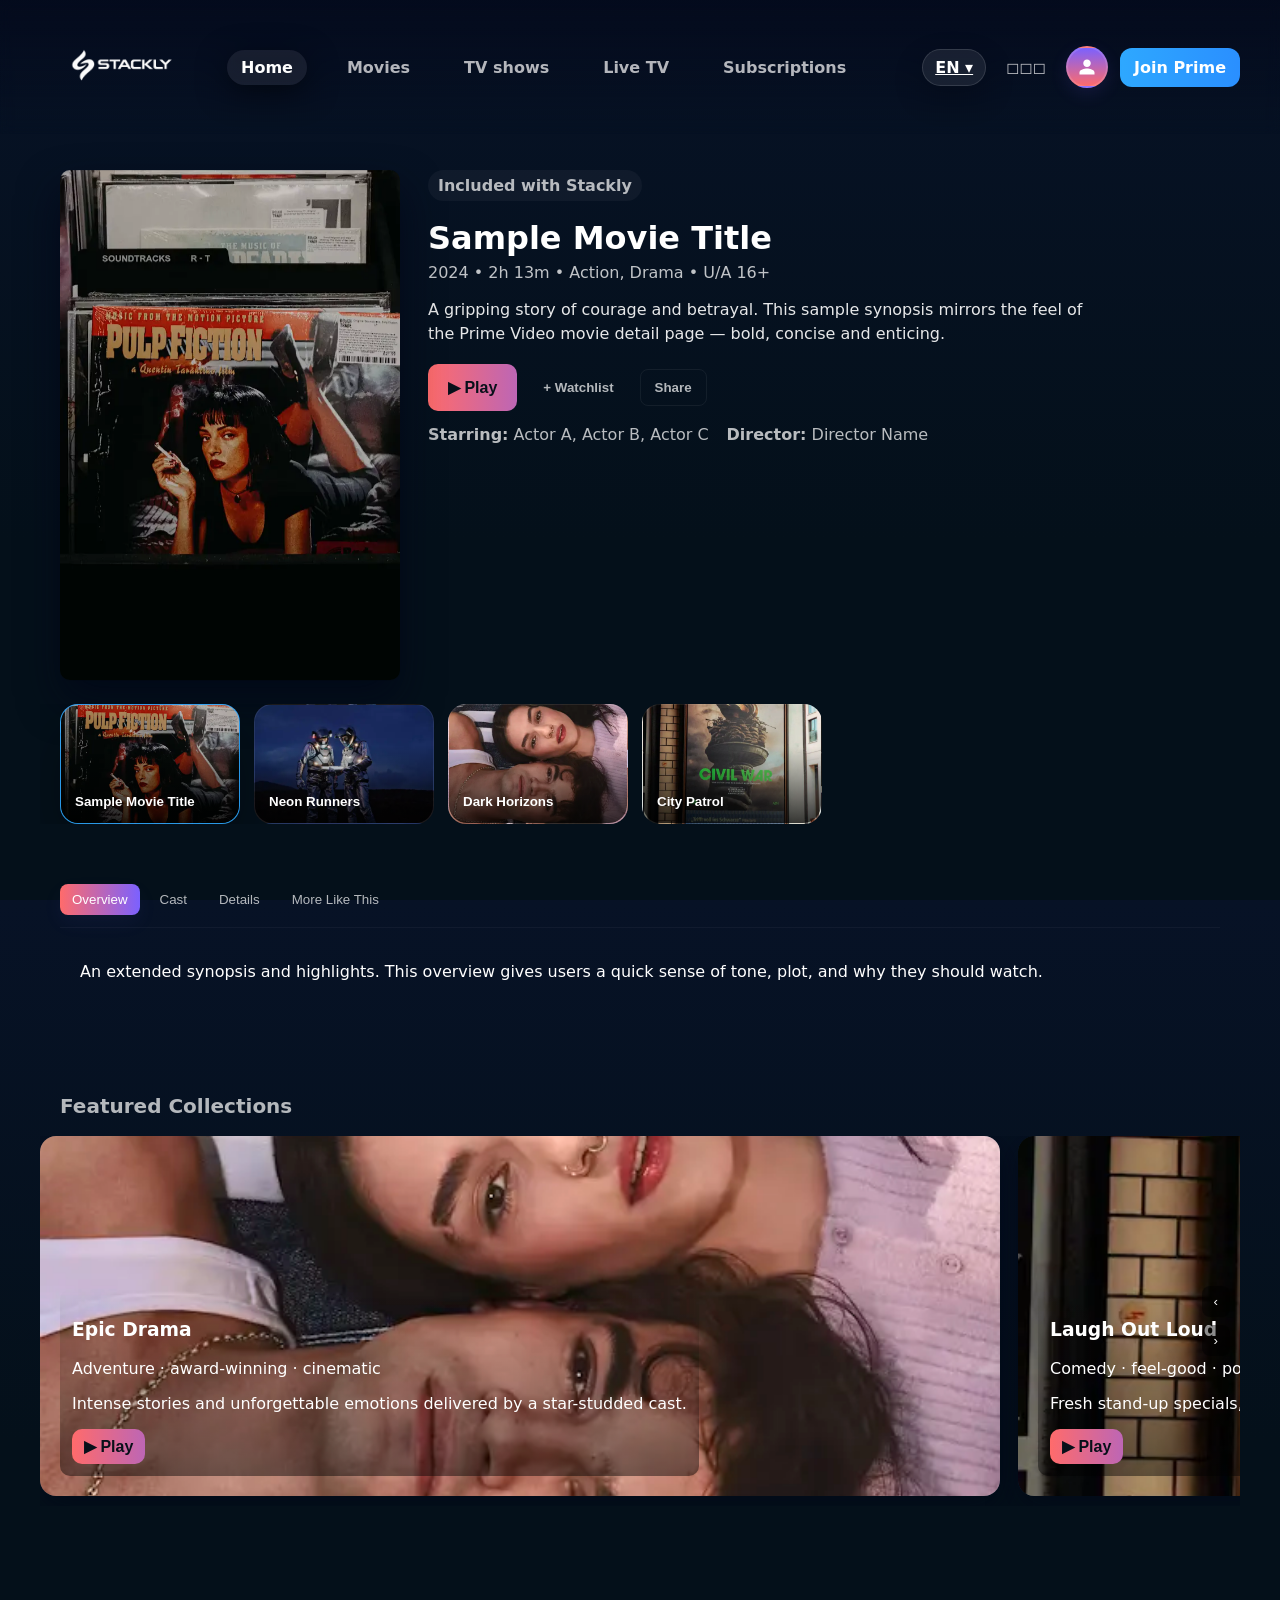
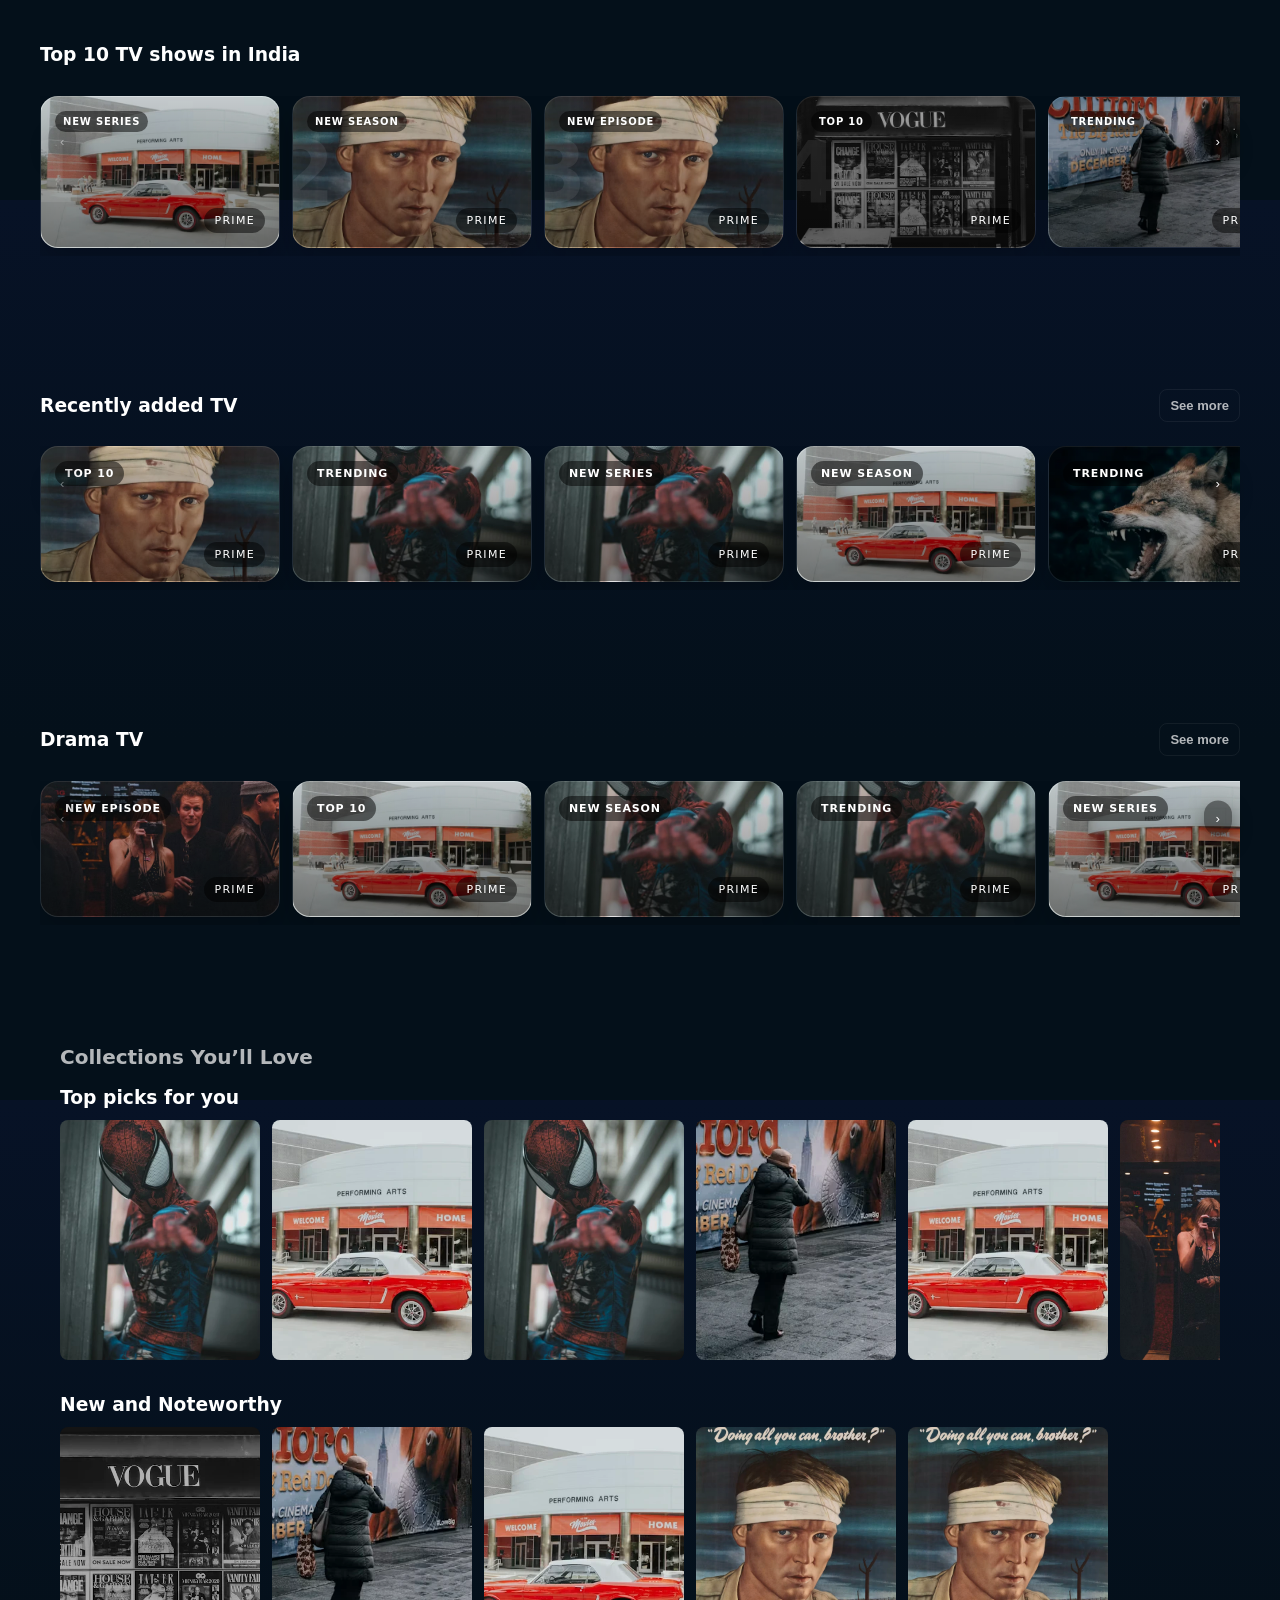
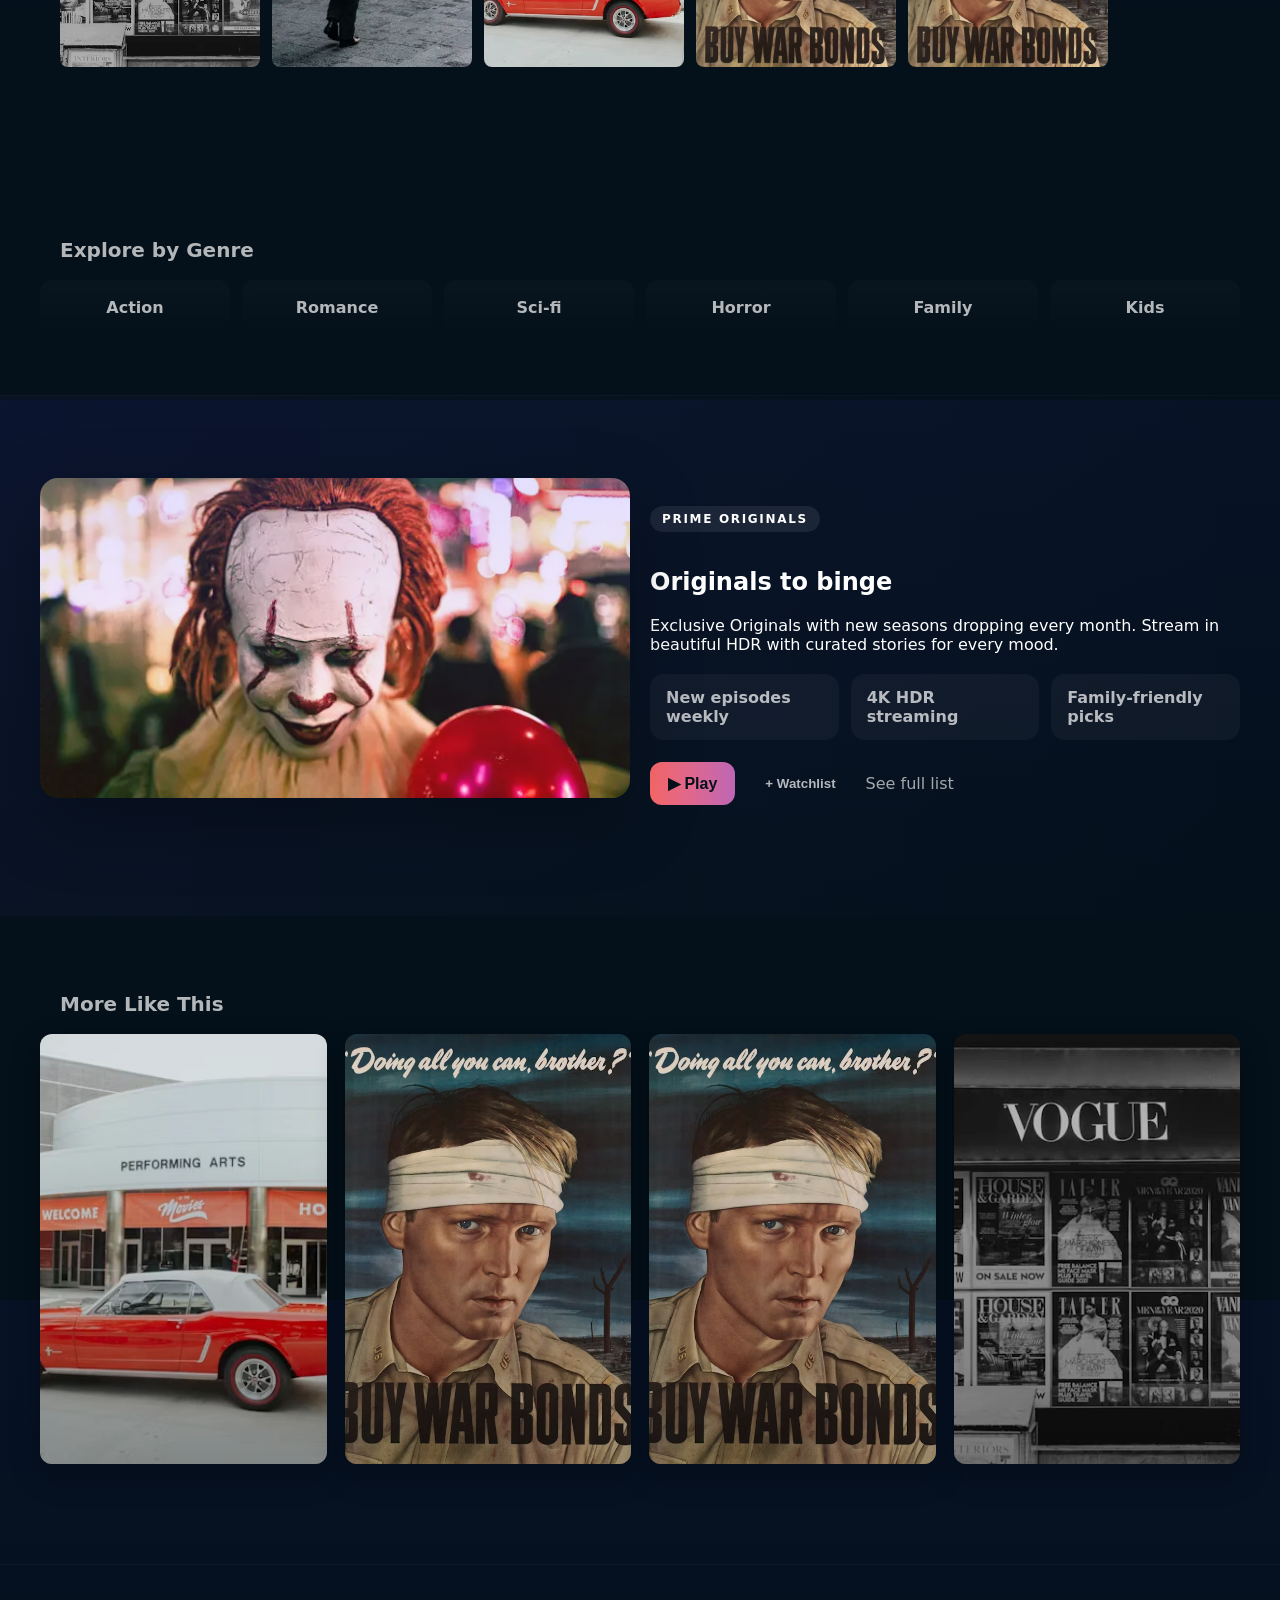
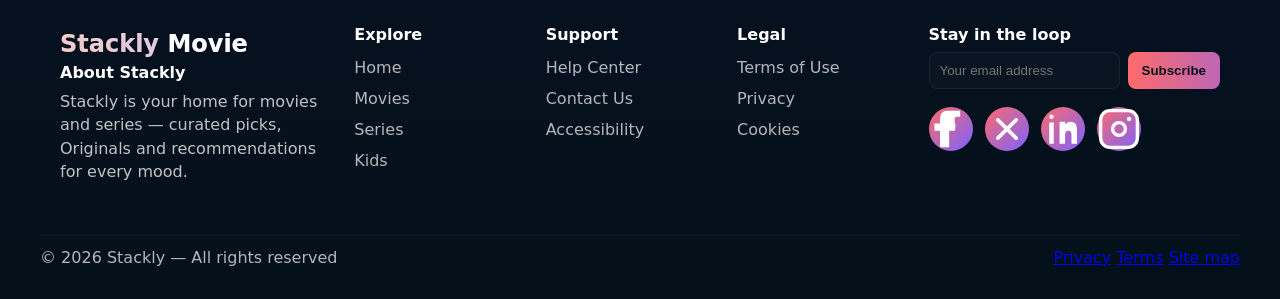
<file: index.html>
<!DOCTYPE html>
<html lang="en">
	<head>
		<meta charset="UTF-8" />
		<meta http-equiv="X-UA-Compatible" content="IE=edge" />
		<meta name="viewport" content="width=device-width, initial-scale=1.0" />
		<title>Stackly — Home</title>
		<link rel="stylesheet" href="style.css" />
	</head>
	<body>
		<header class="site-header">
			<div class="nav-inner container">
				<div class="nav-left">
					<a class="prime-logo" href="#featured">
					<img src="logo.webp" alt="Stackly logo" />
					</a>
					<nav class="main-nav">
						<a href="#featured" class="active">Home</a>
						<a href="#collections" data-mega="movies" class="movies-link">Movies</a>
						<a href="#genres">TV shows</a>
						<a href="404.html">Live TV</a>
						<a href="404.html">Subscriptions</a>
						<!-- Mega menu for Movies (appears on hover) -->
						<div class="mega-menu" id="mega-movies" aria-hidden="true">
							<div class="mega-inner">
								<div class="mega-col">
									<h4>GENRES</h4>
									<ul>
										<li><a href="404.html">Action and adventure</a></li>
										<li><a href="404.html">Mystery and thrillers</a></li>
										<li><a href="404.html">Romance</a></li>
										<li><a href="404.html">Science fiction</a></li>
										<li><a href="404.html">Documentary</a></li>
										<li><a href="404.html">Fantasy</a></li>
										<li><a href="404.html">Horror</a></li>
										<li><a href="404.html">Kids</a></li>
									</ul>
								</div>
								<div class="mega-col mega-right">
									<h4>FEATURED COLLECTIONS</h4>
									<ul>
										<li><a href="404.html">Home Premiere</a></li>
										<li><a href="404.html">New Releases</a></li>
										<li><a href="404.html">MX Player</a></li>
										<li><a href="404.html">Critically acclaimed</a></li>
										<li><a href="404.html">Kids</a></li>
									</ul>
								</div>
							</div>
						</div>
					</nav>
				</div>
				<div class="nav-right">
					<a class="lang" href="404.html">EN ▾</a>
					<a class="icon-btn" href="404.html" aria-label="Apps">◻◻◻</a>
					<div class="profile-menu">
						<button class="avatar" aria-label="Account" aria-haspopup="true" aria-expanded="false"></button>
						<div class="profile-dropdown" aria-hidden="true">
							<div class="profile-head">YOUR ACCOUNT</div>
							<a href="signin.html">Sign In</a>
							<a href="404.html">Help</a>
							<a href="404.html">Watch Anywhere</a>
						</div>
					</div>
					<a class="join-btn" href="404.html">Join Prime</a>
					<button class="hamburger" id="mobileMenuBtn" aria-expanded="false" aria-label="Open menu">☰</button>
				</div>
				<div class="mobile-menu-panel" id="mobileMenuPanel" aria-hidden="true">
					<div class="mobile-menu-group">
						<a href="#featured">Home</a>
						<a href="#collections">Movies</a>
						<a href="#genres">TV shows</a>
						<a href="404.html">Live TV</a>
						<a href="404.html">Subscriptions</a>
					</div>
					<div class="mobile-menu-group">
						<a href="404.html">EN ▾</a>
						<a href="404.html">Apps</a>
					</div>
					<div class="mobile-menu-group">
						<a href="signin.html">Sign In</a>
						<a href="404.html">Help</a>
						<a href="404.html">Watch Anywhere</a>
					</div>
					<a class="join-btn mobile-join" href="404.html">Join Prime</a>
				</div>
			</div>
		</header>

		<main>
			<section id="featured" class="movie-hero">
				<div class="movie-hero-inner container">
					<div class="poster" aria-hidden="true">
						<div class="poster-layer poster-current" style="background-image:url('ott1.webp')"></div>
						<div class="poster-layer poster-next"></div>
					</div>
					<div class="meta">
						<div class="badge">Included with Stackly</div>
						<h1 class="movie-title">Sample Movie Title</h1>
						<div class="submeta">2024 • 2h 13m • Action, Drama • U/A 16+</div>
						<p class="movie-desc">A gripping story of courage and betrayal. This sample synopsis mirrors the feel of the Prime Video movie detail page — bold, concise and enticing.</p>
						<div class="actions-row">
							<button class="btn primary play">▶ Play</button>
							<button class="btn">+ Watchlist</button>
							<button class="btn ghost">Share</button>
						</div>
						<div class="info-row">
							<div><strong>Starring:</strong> Actor A, Actor B, Actor C</div>
							<div><strong>Director:</strong> Director Name</div>
						</div>
					</div>
				</div>
				<div class="hero-card-row" id="heroCardRow">
					<button class="hero-card active" data-movie="0" style="background-image:url('ott1.webp')" aria-label="Sample Movie Title"><span>Sample Movie Title</span></button>
					<button class="hero-card" data-movie="1" style="background-image:url('ott3.webp')" aria-label="Neon Runners"><span>Neon Runners</span></button>
					<button class="hero-card" data-movie="2" style="background-image:url('ott7.webp')" aria-label="Dark Horizons"><span>Dark Horizons</span></button>
					<button class="hero-card" data-movie="3" style="background-image:url('ott9.webp')" aria-label="City Patrol"><span>City Patrol</span></button>
				</div>
			</section>

			<!-- movie detail tabs -->
			<section class="movie-tabs container">
				<nav class="tabs">
					<button class="tab active" data-tab="overview">Overview</button>
					<button class="tab" data-tab="cast">Cast</button>
					<button class="tab" data-tab="details">Details</button>
					<button class="tab" data-tab="more">More Like This</button>
				</nav>
				<div class="tab-panels">
					<div class="panel" id="overview">
						<p class="fade-in">An extended synopsis and highlights. This overview gives users a quick sense of tone, plot, and why they should watch.</p>
					</div>
					<div class="panel" id="cast" hidden>
						<div class="cast-list">
						<div class="cast-thumb"><img src="ott2.webp" alt="Actor"><span>Actor A</span></div>
						<div class="cast-thumb"><img src="ott3.webp" alt="Actor"><span>Actor B</span></div>
						<div class="cast-thumb"><img src="ott2.webp" alt="Actor"><span>Actor C</span></div>
						<div class="cast-thumb"><img src="ott5.webp" alt="Actor"><span>Actor D</span></div>
						</div>
					</div>
					<div class="panel" id="details" hidden>
						<ul>
							<li><strong>Language:</strong> English</li>
							<li><strong>Subtitles:</strong> English, Spanish, French</li>
							<li><strong>Genres:</strong> Action, Drama</li>
						</ul>
					</div>
					<div class="panel" id="more" hidden>
						<div class="more-grid">
						<article class="more-item" style="background-image:url('card1.webp')">
							<div class="item-overlay">
								<span class="item-label">Recommended</span>
							<h4>Dark Horizons</h4>
							<button class="item-action">▶ Play</button>
						</div>
						</article>
						<article class="more-item" style="background-image:url('card2.webp')">
							<div class="item-overlay">
								<span class="item-label">Trending</span>
							<h4>City Patrol</h4>
							<button class="item-action">▶ Play</button>
						</div>
						</article>
						<article class="more-item" style="background-image:url('card3.webp')">
							<div class="item-overlay">
								<span class="item-label">New</span>
							<h4>Solar Drift</h4>
							<button class="item-action">▶ Play</button>
						</div>
						</article>
						<article class="more-item" style="background-image:url('card4.webp')">
							<div class="item-overlay">
								<span class="item-label">Must Watch</span>
							<h4>Shadow Market</h4>
							<button class="item-action">▶ Play</button>
						</div>
						</article>
						<article class="more-item" style="background-image:url('card5.webp')">
							<div class="item-overlay">
								<span class="item-label">Exclusive</span>
							<h4>Neon Runners</h4>
							<button class="item-action">▶ Play</button>
						</div>
						</article>
						<article class="more-item" style="background-image:url('card6.webp')">
							<div class="item-overlay">
								<span class="item-label">Popular</span>
							<h4>Midnight Call</h4>
							<button class="item-action">▶ Play</button>
						</div>
						</article>
						</div>
					</div>
				</div>
			</section>

			<section id="featured" class="section featured container">
				<h2 class="section-title">Featured Collections</h2>
				<div class="carousel" data-carousel>
					<div class="carousel-track">
						<article class="card large">
							<img src="ott7.webp" alt="Epic drama" />
							<div class="card-info">
								<h3>Epic Drama</h3>
								<p class="card-meta">Adventure · award-winning · cinematic</p>
								<p>Intense stories and unforgettable emotions delivered by a star-studded cast.</p>
								<div class="card-cta"><button class="btn primary play">▶ Play</button></div>
							</div>
						</article>

						<article class="card large">
							<img src="ott9.webp" alt="Comedy picks" />
							<div class="card-info">
								<h3>Laugh Out Loud</h3>
								<p class="card-meta">Comedy · feel-good · popular</p>
								<p>Fresh stand-up specials, hilarious series, and uplifting family-friendly originals.</p>
								<div class="card-cta"><button class="btn primary play">▶ Play</button></div>
							</div>
						</article>

						<article class="card large">
							<img src="section10.webp" alt="Documentaries" />
							<div class="card-info">
								<h3>Documentaries</h3>
								<p class="card-meta">True stories · cultural · inspiring</p>
								<p>Discover unforgettable real-life journeys, science breakthroughs, and cultural epics.</p>
								<div class="card-cta"><button class="btn primary play">▶ Play</button></div>
							</div>
						</article>

						<article class="card large">
							<img src="section8.webp" alt="Thriller" />
							<div class="card-info">
								<h3>Edge of Night</h3>
								<p class="card-meta">Thriller · suspense · binge-worthy</p>
								<p>A tense, edge-of-your-seat collection of crime dramas and psychological thrillers.</p>
								<div class="card-cta"><button class="btn primary play">▶ Play</button></div>
							</div>
						</article>

						<article class="card large">
							<img src="section8.webp" alt="Comedy" />
							<div class="card-info">
								<h3>City Laughs</h3>
								<p class="card-meta">Comedy · satire · crowd-pleaser</p>
								<p>Bright, funny series and sketch shows for a perfect weekend watch.</p>
								<div class="card-cta"><button class="btn primary play">▶ Play</button></div>
							</div>
						</article>

						<article class="card large">
							<img src="section9.webp" alt="Sci-fi" />
							<div class="card-info">
								<h3>Tomorrow's World</h3>
								<p class="card-meta">Sci-fi · visionary · immersive</p>
								<p>Explore futuristic worlds, high-concept thrillers, and bold science fiction adventures.</p>
								<div class="card-cta"><button class="btn primary play">▶ Play</button></div>
							</div>
						</article>
					</div>

					<div class="carousel-nav">
						<button class="nav-prev" aria-label="Previous">‹</button>
						<button class="nav-next" aria-label="Next">›</button>
					</div>
				</div>
			</section>

			<!-- Top 10 TV shows in India -->
			<section class="section row-section container">
				<div class="row-head">
					<h3>Top 10 TV shows in India</h3>
				</div>
				<div class="row-scroller top10" data-scroller>
					<div class="tv-card" style="background-image:url('section9.webp')">
						<span class="card-number">1</span>
						<span class="card-badge">NEW SERIES</span>
						<span class="card-logo">prime</span>
						<div class="card-details">
							<h4 class="card-title">Off Campus</h4>
							<div class="card-meta">U/A 16+ · 2024 · 1 season</div>
							<p class="card-desc">Hannah tutors hockey captain Garrett to win her crush. Their fake deal becomes real as they confront pasts and rivals.</p>
							<div class="card-cta"><button class="btn primary play">▶ Play</button><button class="btn">+ Watchlist</button></div>
						</div>
					</div>
						<div class="tv-card" style="background-image:url('section2.webp')">
						<span class="card-number">2</span>
						<span class="card-badge">NEW SEASON</span>
						<span class="card-logo">prime</span>
						<div class="card-details">
							<h4 class="card-title">Spider-Noir</h4>
							<div class="card-meta">TV-MA · 2023 · 2 seasons</div>
							<p class="card-desc">A darker, grittier take on the web-slinger — crime, conscience, and city shadows collide in high-octane drama.</p>
							<div class="card-cta"><button class="btn primary play">▶ Play</button><button class="btn">+ Watchlist</button></div>
						</div>
					</div>
						<div class="tv-card" style="background-image:url('section2.webp')">
						<span class="card-number">3</span>
						<span class="card-badge">NEW EPISODE</span>
						<span class="card-logo">prime</span>
						<div class="card-details">
							<h4 class="card-title">From</h4>
							<div class="card-meta">TV-14 · 2022 · 1 season</div>
							<p class="card-desc">Mysterious arrivals transform a sleepy town — chilling tension, eerie relationships, and survival stakes.</p>
							<div class="card-cta"><button class="btn primary play">▶ Play</button><button class="btn">+ Watchlist</button></div>
						</div>
					</div>
						<div class="tv-card" style="background-image:url('section4.webp')">
						<span class="card-number">4</span>
						<span class="card-badge">TOP 10</span>
						<span class="card-logo">prime</span>
						<div class="card-details">
							<h4 class="card-title">Matka King</h4>
							<div class="card-meta">TV-MA · 2025 · 1 season</div>
							<p class="card-desc">A gritty crime saga exploring the rise and fall of a gambling kingpin and the families he entangles.</p>
							<div class="card-cta"><button class="btn primary play">▶ Play</button><button class="btn">+ Watchlist</button></div>
						</div>
					</div>
						<div class="tv-card" style="background-image:url('section5.webp')">
						<span class="card-number">5</span>
						<span class="card-badge">TRENDING</span>
						<span class="card-logo">prime</span>
						<div class="card-details">
							<h4 class="card-title">Panchayat</h4>
							<div class="card-meta">PG · 2021 · 3 seasons</div>
							<p class="card-desc">A small-town comedy-drama about an engineering graduate who becomes a panchayat secretary by chance.</p>
							<div class="card-cta"><button class="btn primary play">▶ Play</button><button class="btn">+ Watchlist</button></div>
						</div>
					</div>
				</div>
			</section>

			<!-- Recently added TV -->
			<section class="section row-section container">
				<div class="row-head">
					<h3>Recently added TV</h3>
					<button class="btn ghost small">See more</button>
				</div>
				<div class="row-scroller" data-scroller>
					<div class="tv-card" style="background-image:url('section2.webp')">
						<span class="card-badge">TOP 10</span>
						<span class="card-logo">prime</span>
						<div class="card-details">
							<h4 class="card-title">The Boys</h4>
							<div class="card-meta">TV-MA · 2019 · 4 seasons</div>
							<p class="card-desc">A cops-and-vigilantes story where superheroes abuse power and a group of vigilantes fight back.</p>
							<div class="card-cta"><button class="btn primary play">▶ Play</button><button class="btn">+ Watchlist</button></div>
						</div>
					</div>
						<div class="tv-card" style="background-image:url('section8.webp')">
						<span class="card-badge">TRENDING</span>
						<span class="card-logo">prime</span>
						<div class="card-details">
							<h4 class="card-title">Spider-Noir</h4>
							<div class="card-meta">TV-MA · 2023 · 2 seasons</div>
							<p class="card-desc">A darker, grittier take on the web-slinger — crime, conscience, and city shadows collide in high-octane drama.</p>
							<div class="card-cta"><button class="btn primary play">▶ Play</button><button class="btn">+ Watchlist</button></div>
						</div>
					</div>
						<div class="tv-card" style="background-image:url('section8.webp')">
						<span class="card-badge">NEW SERIES</span>
						<span class="card-logo">prime</span>
						<div class="card-details">
							<h4 class="card-title">Exam</h4>
							<div class="card-meta">TV-14 · 2026 · 1 season</div>
							<p class="card-desc">Campus thriller following brilliant students forced into a high-stakes game of secrets and survival.</p>
							<div class="card-cta"><button class="btn primary play">▶ Play</button><button class="btn">+ Watchlist</button></div>
						</div>
					</div>
						<div class="tv-card" style="background-image:url('section9.webp')">
						<span class="card-badge">NEW SEASON</span>
						<span class="card-logo">prime</span>
						<div class="card-details">
							<h4 class="card-title">Citadel</h4>
							<div class="card-meta">TV-14 · 2023 · 2 seasons</div>
							<p class="card-desc">A globe-trotting spy thriller with high-stakes action and a conspiracy that spans nations.</p>
							<div class="card-cta"><button class="btn primary play">▶ Play</button><button class="btn">+ Watchlist</button></div>
						</div>
					</div>
					<div class="tv-card" style="background-image:url('card7.webp')">
						<span class="card-badge">TRENDING</span>
						<span class="card-logo">prime</span>
						<div class="card-details">
							<h4 class="card-title">Lukkhe</h4>
							<div class="card-meta">TV-MA · 2026 · 1 season</div>
							<p class="card-desc">A raw story of drugs, gang wars and family loyalty — power struggles threaten everything.</p>
							<div class="card-cta"><button class="btn primary play">▶ Play</button><button class="btn">+ Watchlist</button></div>
						</div>
					</div>
				</div>
			</section>

			<!-- Drama TV -->
			<section class="section row-section container">
				<div class="row-head">
					<h3>Drama TV</h3>
					<button class="btn ghost small">See more</button>
				</div>
				<div class="row-scroller" data-scroller>
						<div class="tv-card" style="background-image:url('section10.webp')">
						<span class="card-badge">NEW EPISODE</span>
						<span class="card-logo">prime</span>
						<div class="card-details">
							<h4 class="card-title">The Last Stand</h4>
							<div class="card-meta">TV-14 · 2024 · 2 seasons</div>
							<p class="card-desc">A retired detective is pulled back into the fray when a cold case resurfaces.</p>
							<div class="card-cta"><button class="btn primary play">▶ Play</button><button class="btn">+ Watchlist</button></div>
						</div>
					</div>
					<div class="tv-card" style="background-image:url('section9.webp')">
						<span class="card-badge">TOP 10</span>
						<span class="card-logo">prime</span>
						<div class="card-details">
							<h4 class="card-title">Broken City</h4>
							<div class="card-meta">TV-MA · 2022 · 3 seasons</div>
							<p class="card-desc">Corruption and redemption collide in a city where everyone has something to hide.</p>
							<div class="card-cta"><button class="btn primary play">▶ Play</button><button class="btn">+ Watchlist</button></div>
						</div>
					</div>
					<div class="tv-card" style="background-image:url('section8.webp')">
						<span class="card-badge">NEW SEASON</span>
						<span class="card-logo">prime</span>
						<div class="card-details">
							<h4 class="card-title">Family Ties</h4>
							<div class="card-meta">PG · 2023 · 4 seasons</div>
							<p class="card-desc">A multigenerational family navigates love, loss and loyalty in changing times.</p>
							<div class="card-cta"><button class="btn primary play">▶ Play</button><button class="btn">+ Watchlist</button></div>
						</div>
					</div>
					<div class="tv-card" style="background-image:url('section8.webp')">
						<span class="card-badge">TRENDING</span>
						<span class="card-logo">prime</span>
						<div class="card-details">
							<h4 class="card-title">City of Ash</h4>
							<div class="card-meta">TV-14 · 2025 · 1 season</div>
							<p class="card-desc">A gripping crime saga that follows a city's descent into chaos and the people who survive it.</p>
							<div class="card-cta"><button class="btn primary play">▶ Play</button><button class="btn">+ Watchlist</button></div>
						</div>
					</div>
					<div class="tv-card" style="background-image:url('section9.webp')">
						<span class="card-badge">NEW SERIES</span>
						<span class="card-logo">prime</span>
						<div class="card-details">
							<h4 class="card-title">Hidden Paths</h4>
							<div class="card-meta">TV-MA · 2026 · 1 season</div>
							<p class="card-desc">Strangers' lives intersect in unexpected ways in this character-driven drama.</p>
							<div class="card-cta"><button class="btn primary play">▶ Play</button><button class="btn">+ Watchlist</button></div>
						</div>
					</div>
				</div>
			</section>
			<section id="collections" class="section collections">
				<h2 class="section-title container">Collections You’ll Love</h2>
				<div class="rows container">
					<div class="row" data-row>
						<h3 class="row-title">Top picks for you</h3>
						<div class="thumbnails">
							<div class="thumb" style="background-image:url('section8.webp')">
								<div class="thumb-overlay">
									<div>
										<h4 class="thumb-title">Neon Nights</h4>
									</div>
									<a class="thumb-action" href="404.html">▶ Play</a>
								</div>
							</div>
							<div class="thumb" style="background-image:url('section9.webp')">
								<div class="thumb-overlay">
									<div>
										<h4 class="thumb-title">Skyline Run</h4>
									</div>
									<a class="thumb-action" href="404.html">▶ Play</a>
								</div>
							</div>
						<div class="thumb" style="background-image:url('section8.webp')">
								<div class="thumb-overlay">
									<div>
										<h4 class="thumb-title">Hidden Truths</h4>
									</div>
									<a class="thumb-action" href="404.html">▶ Play</a>
								</div>
							</div>
						<div class="thumb" style="background-image:url('section5.webp')">
								<div class="thumb-overlay">
									<div>
										<h4 class="thumb-title">Pulse</h4>
									</div>
									<a class="thumb-action" href="404.html">▶ Play</a>
								</div>
							</div>
							<div class="thumb" style="background-image:url('section9.webp')">
								<div class="thumb-overlay">
									<div>
										<h4 class="thumb-title">Wild Heart</h4>
									</div>
									<a class="thumb-action" href="404.html">▶ Play</a>
								</div>
							</div>
							<div class="thumb" style="background-image:url('section10.webp')">
								<div class="thumb-overlay">
									<div>
										<h4 class="thumb-title">Rise Up</h4>
									</div>
									<a class="thumb-action" href="404.html">▶ Play</a>
								</div>
							</div>
						</div>
					</div>

					<div class="row" data-row>
						<h3 class="row-title">New and Noteworthy</h3>
						<div class="thumbnails">
							<div class="thumb" style="background-image:url('section4.webp')">
								<div class="thumb-overlay">
									<div>
										<h4 class="thumb-title">Electric Age</h4>
									</div>
									<a class="thumb-action" href="404.html">▶ Play</a>
								</div>
							</div>
							<div class="thumb" style="background-image:url('section5.webp')">
								<div class="thumb-overlay">
									<div>
										<h4 class="thumb-title">Night Watch</h4>
									</div>
									<a class="thumb-action" href="404.html">▶ Play</a>
								</div>
							</div>
						<div class="thumb" style="background-image:url('section9.webp')">
								<div class="thumb-overlay">
									<div>
										<h4 class="thumb-title">Breaking Point</h4>
									</div>
									<a class="thumb-action" href="404.html">▶ Play</a>
								</div>
							</div>
						<div class="thumb" style="background-image:url('section2.webp')">
								<div class="thumb-overlay">
									<div>
										<h4 class="thumb-title">Afterglow</h4>
									</div>
									<a class="thumb-action" href="404.html">▶ Play</a>
								</div>
							</div>
						<div class="thumb" style="background-image:url('section2.webp')">
								<div class="thumb-overlay">
									<div>
										<h4 class="thumb-title">Broken Hour</h4>
									</div>
									<a class="thumb-action" href="404.html">▶ Play</a>
								</div>
							</div>
						</div>
					</div>
				</div>
			</section>

			<section id="genres" class="section genres container">
				<h2 class="section-title">Explore by Genre</h2>
				<div class="genre-grid">
					<a class="genre" href="404.html">Action</a>
					<a class="genre" href="404.html">Romance</a>
					<a class="genre" href="404.html">Sci-fi</a>
					<a class="genre" href="404.html">Horror</a>
					<a class="genre" href="404.html">Family</a>
					<a class="genre" href="404.html">Kids</a>
				</div>
			</section>

			<section id="new" class="section spotlight">
				<div class="container spotlight-inner">
					<div class="spot-media"></div>
					<div class="spot-text">
                        <span class="spot-tag">Prime Originals</span>
						<h2>Originals to binge</h2>
						<p>Exclusive Originals with new seasons dropping every month. Stream in beautiful HDR with curated stories for every mood.</p>
                        <div class="spot-highlights">
                            <div>New episodes weekly</div>
                            <div>4K HDR streaming</div>
                            <div>Family-friendly picks</div>
                        </div>
						<div class="cta-row">
							<button class="btn primary play">▶ Play</button>
                            <button class="btn">+ Watchlist</button>
							<a class="muted" href="#">See full list</a>
						</div>
					</div>
				</div>
		</section>

		<section class="section container more-like">
			<h2 class="section-title">More Like This</h2>
			<div class="more-grid big-grid">
				<div class="more-item" style="background-image:url('section9.webp')">
					<div class="item-overlay">
						<div>
							<div class="item-label">Recommended</div>
							<h4 class="item-title">Shadow Run</h4>
						</div>
						<button class="item-action">▶ Play</button>
					</div>
				</div>
				<div class="more-item" style="background-image:url('section2.webp')">
					<div class="item-overlay">
						<div>
							<div class="item-label">Trending</div>
							<h4 class="item-title">Midnight Chase</h4>
						</div>
						<button class="item-action">▶ Play</button>
					</div>
				</div>
				<div class="more-item" style="background-image:url('section2.webp')">
					<div class="item-overlay">
						<div>
							<div class="item-label">New Release</div>
							<h4 class="item-title">City of Lies</h4>
						</div>
						<button class="item-action">▶ Play</button>
					</div>
				</div>
				<div class="more-item" style="background-image:url('section4.webp')">
					<div class="item-overlay">
						<div>
							<div class="item-label">Just Added</div>
							<h4 class="item-title">The Final Act</h4>
						</div>
						<button class="item-action">▶ Play</button>
					</div>
				</div>
			</div>
		</section>

	</main>

	<footer class="site-footer">
		<div class="container footer-grid">
			<div class="footer-col about">
				<div class="footer-logo">
						<a href="#featured" class="footer-logo-text">Stackly <strong>Movie</strong></a>
					</div>
					<h4>About Stackly</h4>
					<p>Stackly is your home for movies and series — curated picks, Originals and recommendations for every mood.</p>
				</div>
				<div class="footer-col explore">
					<h4>Explore</h4>
					<ul>
						<li><a href="#featured">Home</a></li>
						<li><a href="#collections">Movies</a></li>
						<li><a href="#genres">Series</a></li>
						<li><a href="#genres">Kids</a></li>
					</ul>
				</div>
				<div class="footer-col support">
					<h4>Support</h4>
					<ul>
						<li><a href="404.html">Help Center</a></li>
						<li><a href="404.html">Contact Us</a></li>
						<li><a href="404.html">Accessibility</a></li>
					</ul>
				</div>
				<div class="footer-col legal">
					<h4>Legal</h4>
					<ul>
						<li><a href="404.html">Terms of Use</a></li>
						<li><a href="404.html">Privacy</a></li>
						<li><a href="404.html">Cookies</a></li>
					</ul>
				</div>
				<div class="footer-col newsletter">
					<h4>Stay in the loop</h4>
					<form id="newsletter-form">
						<input id="newsletter-email" type="email" placeholder="Your email address" required />
						<button class="btn primary" type="submit">Subscribe</button>
					</form>
					<div class="socials">
						<a href="404.html" class="social social-facebook" aria-label="Facebook">
							<span class="social-icon" aria-hidden="true"><svg viewBox="0 0 24 24" xmlns="http://www.w3.org/2000/svg"><path fill="currentColor" d="M15.12 2H9.88C7.56 2 6 3.68 6 6.5V9H3v4h3v9h5v-9h3.18l.32-4H14V6.5c0-.7.22-1.17 1.16-1.17H17V2h-1.88z"/></svg></span>
						</a>
						<a href="404.html" class="social social-x" aria-label="X">
							<span class="social-icon" aria-hidden="true"><svg viewBox="0 0 24 24" xmlns="http://www.w3.org/2000/svg"><path fill="none" stroke="currentColor" stroke-width="2" stroke-linecap="round" d="M7 7l10 10M17 7L7 17"/></svg></span>
						</a>
						<a href="404.html" class="social social-linkedin" aria-label="LinkedIn">
							<span class="social-icon" aria-hidden="true"><svg viewBox="0 0 24 24" xmlns="http://www.w3.org/2000/svg"><path fill="currentColor" d="M6.94 8.5H4.5V20h2.44V8.5zM5.72 6.5a1.2 1.2 0 1 1 0-2.4 1.2 1.2 0 0 1 0 2.4zm4.5 1.5h3v1.5h.1c.4-.7 1.4-1.5 2.8-1.5 3 0 3.5 2 3.5 4.6V20h-3v-4.4c0-1.1 0-2.6-1.6-2.6-1.6 0-1.9 1.3-1.9 2.5V20h-3V9z"/></svg></span>
						</a>
						<a href="404.html" class="social social-instagram" aria-label="Instagram">
							<span class="social-icon" aria-hidden="true"><svg viewBox="0 0 24 24" xmlns="http://www.w3.org/2000/svg"><path fill="none" stroke="currentColor" stroke-width="1.8" d="M7 2h10a5 5 0 0 1 5 5v10a5 5 0 0 1-5 5H7a5 5 0 0 1-5-5V7a5 5 0 0 1 5-5z"/><circle cx="12" cy="12" r="3.5" fill="none" stroke="currentColor" stroke-width="1.8"/><circle cx="17.5" cy="6.5" r="1.2" fill="currentColor"/></svg></span>
						</a>
					</div>
				</div>
			</div>
			<div class="container footer-bottom">
				<div>© 2026 Stackly — All rights reserved</div>
				<nav class="footer-nav">
					<a href="404.html">Privacy</a>
					<a href="404.html">Terms</a>
					<a href="404.html">Site map</a>
				</nav>
			</div>
			<button id="back-to-top" aria-label="Back to top">↑</button>
		</footer>

		<div class="auth-modal" id="auth-modal" aria-hidden="true">
			<video class="auth-video-bg" autoplay muted loop playsinline>
				<source src="https://interactive-examples.mdn.mozilla.net/media/cc0-videos/flower.mp4" type="video/mp4" />
			</video>
			<div class="auth-overlay"></div>
			<div class="auth-panel">
				<button class="close" aria-label="Close sign in">✕</button>
				<div class="auth-brand">
					<span class="auth-logo">Stackly</span>
					<p>Sign in to continue watching your favorite titles.</p>
				</div>
				<form id="auth-form">
					<label for="auth-email">Email address</label>
					<input id="auth-email" type="email" placeholder="you@example.com" required />
					<label for="auth-pass">Password</label>
					<input id="auth-pass" type="password" placeholder="Enter password" required />
					<div class="auth-actions">
						<button class="btn primary" type="submit">Sign In</button>
						<button class="btn ghost" type="button" id="auth-cancel">Cancel</button>
					</div>
					<div class="auth-meta">
						<p>Secure login with stacked encrypted access.</p>
						<a href="#">Need help?</a>
					</div>
					<div class="auth-socials">
						<button class="btn ghost">Continue with Google</button>
						<button class="btn ghost">Continue with Apple</button>
					</div>
				</form>
			</div>
		</div>

		<div class="preview-panel" id="preview-panel" aria-hidden="true">
			<div class="preview-inner">
				<div class="preview-poster"></div>
				<div class="preview-info">
					<button class="preview-close" aria-label="Close preview">✕</button>
					<h3 class="preview-title"></h3>
					<div class="preview-meta"></div>
					<p class="preview-desc"></p>
					<div class="preview-ctas">
						<button class="btn primary play">▶ Play</button>
						<button class="btn">+ Watchlist</button>
					</div>
				</div>
			</div>
		</div>

		<script src="script.js"></script>
	</body>
</html>
</file>
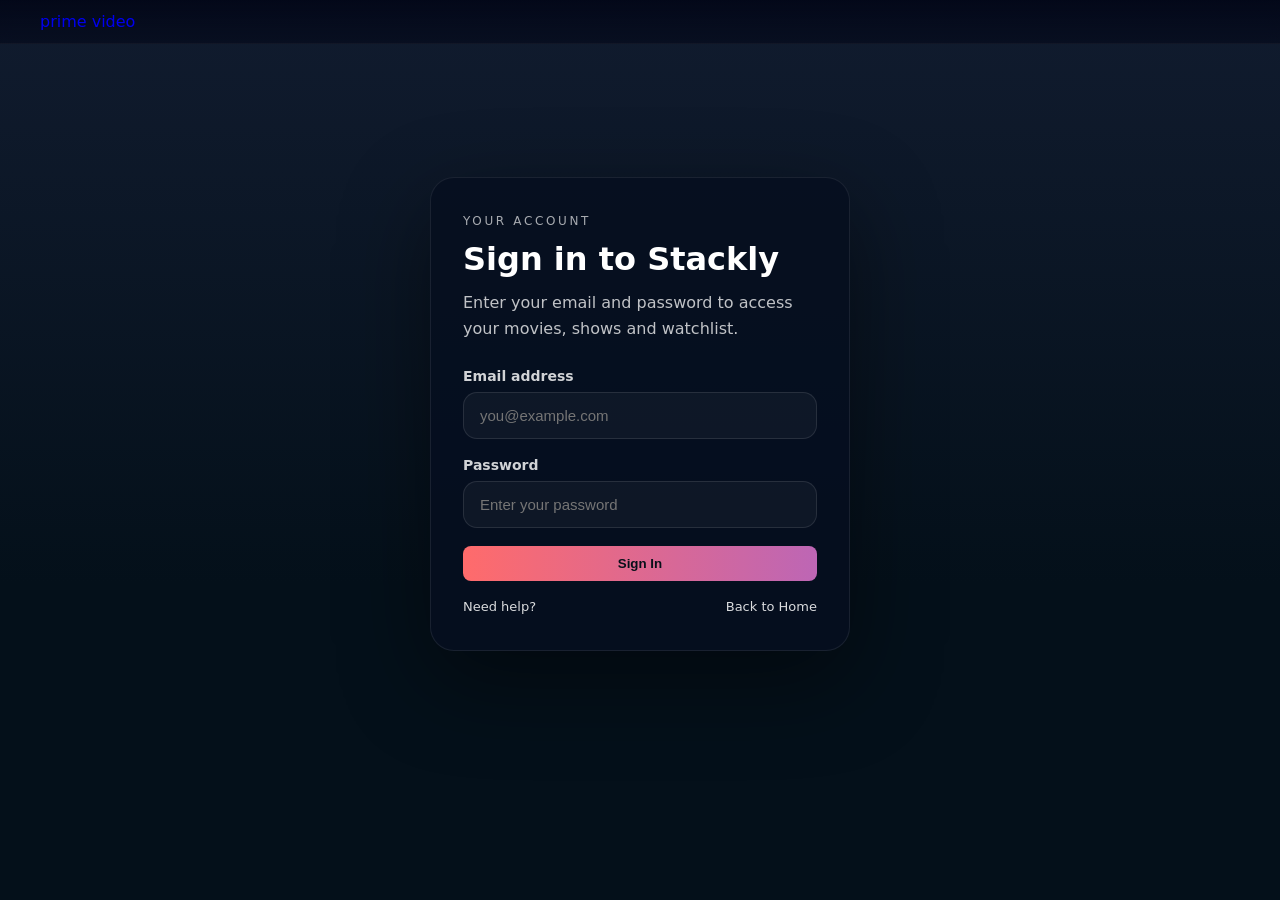
<file: signin.html>
<!DOCTYPE html>
<html lang="en">
<head>
  <meta charset="UTF-8" />
  <meta http-equiv="X-UA-Compatible" content="IE=edge" />
  <meta name="viewport" content="width=device-width, initial-scale=1.0" />
  <title>Sign In | Stackly</title>
  <link rel="stylesheet" href="style.css" />
</head>
<body class="auth-page">
  <header class="site-header auth-header">
    <div class="nav-inner container">
      <a class="prime-logo" href="index.html">prime video</a>
    </div>
  </header>
  <main class="auth-page-main container">
    <section class="auth-card">
      <div class="auth-brand">YOUR ACCOUNT</div>
      <h1>Sign in to Stackly</h1>
      <p class="auth-subtitle">Enter your email and password to access your movies, shows and watchlist.</p>
      <form class="auth-form" action="#" id="signin-form">
        <label>
          Email address
          <input type="email" id="signin-email" placeholder="you@example.com" required />
        </label>
        <label>
          Password
          <input type="password" id="signin-password" placeholder="Enter your password" required />
        </label>
        <button type="submit" class="btn primary">Sign In</button>
      </form>
      <div class="auth-footer">
        <a href="#">Need help?</a>
        <a href="index.html">Back to Home</a>
      </div>
    </section>
  </main>
  <script>
    document.getElementById('signin-form')?.addEventListener('submit', function(event) {
      event.preventDefault();
      const email = document.getElementById('signin-email').value.trim();
      const password = document.getElementById('signin-password').value.trim();
      if (!email || !password) {
        alert('Please enter both email and password.');
        return;
      }
      alert('Sign in successful (demo).');
    });
  </script>
</body>
</html>
</file>
<file: style.css>
:root{
	--bg:#071226;
	--card:#0f2740;
	--accent:#ff6b6b;
	--accent-2:#7b61ff;
	--muted:rgba(255,255,255,0.7);
	--glass:rgba(255,255,255,0.04);
	--container:1200px;
	--radius:12px;
}
*{box-sizing:border-box}
html,body{height:100%;scroll-behavior:smooth}
body{
	margin:0;
	font-family:Inter, ui-sans-serif, system-ui, -apple-system, 'Segoe UI', Roboto, 'Helvetica Neue', Arial;
	background:linear-gradient(180deg,var(--bg),#04101a 60%);
	color:#fff;
	-webkit-font-smoothing:antialiased;
}
.container{max-width:var(--container);margin:0 auto;padding:0 20px}
.site-header{backdrop-filter:blur(6px);position:fixed;top:0;left:0;right:0;z-index:40;background:linear-gradient(180deg,rgba(2,6,23,0.6),transparent)}
main{padding-top:150px}
.nav-inner{position:relative;display:flex;align-items:center;justify-content:space-between;padding:12px 0;gap:16px}
.brand{font-weight:700;color:var(--accent-2);font-size:20px;text-decoration:none;transition:transform .22s cubic-bezier(.2,.9,.2,1),text-shadow .22s ease}
.brand:hover{transform:translateY(-3px) scale(1.03);text-shadow:0 10px 30px rgba(123,97,255,0.14)}
.main-nav a{color:var(--muted);text-decoration:none;margin:0 10px;font-weight:600;position:relative;padding:6px 4px;transition:color .18s ease,transform .18s ease}
.main-nav a::after{content:'';position:absolute;left:8px;right:8px;bottom:-6px;height:3px;background:linear-gradient(90deg,var(--accent),var(--accent-2));border-radius:6px;transform:scaleX(0);transform-origin:left center;transition:transform .22s cubic-bezier(.2,.9,.2,1),opacity .22s ease;opacity:0}
.main-nav a:hover{color:#fff;transform:translateY(-3px)}
.main-nav a:hover::after{transform:scaleX(1);opacity:1}
.search-wrap{flex:1;max-width:520px;margin:0 16px}
.search{width:100%;padding:10px 12px;border-radius:10px;border:1px solid rgba(255,255,255,0.06);background:rgba(255,255,255,0.02);color:#fff;transition:box-shadow .18s ease,transform .18s ease}
.search:focus{outline:none;box-shadow:0 8px 30px rgba(123,97,255,0.12);transform:translateY(-2px)}
.profile-menu{position:relative}
.avatar{width:42px;height:42px;display:flex;align-items:center;justify-content:center;border-radius:50%;background:linear-gradient(180deg,var(--accent-2),var(--accent));box-shadow:0 6px 18px rgba(123,97,255,0.12);transition:transform .22s ease,box-shadow .22s ease,border .22s ease;border:2px solid rgba(255,255,255,0.12);cursor:pointer}
.avatar::before{content:'';width:18px;height:18px;background:url("data:image/svg+xml,%3Csvg xmlns='http://www.w3.org/2000/svg' viewBox='0 0 24 24'%3E%3Cpath fill='%23ffffff' d='M12 12c2.7 0 5-2.3 5-5s-2.3-5-5-5-5 2.3-5 5 2.3 5 5 5zm0 2c-3.3 0-10 1.7-10 5v3h20v-3c0-3.3-6.7-5-10-5z'/%3E%3C/svg%3E") center / contain no-repeat;display:block;}
.avatar:hover{transform:translateY(-4px) scale(1.06);box-shadow:0 18px 50px rgba(123,97,255,0.18);border-color:rgba(255,255,255,0.22)}
.profile-dropdown{position:absolute;right:0;top:calc(100% + 10px);min-width:220px;padding:10px 0;background:rgba(2,6,23,0.96);backdrop-filter:blur(18px);border:1px solid rgba(255,255,255,0.09);border-radius:18px;box-shadow:0 24px 60px rgba(0,0,0,0.35);opacity:0;visibility:hidden;transform:translateY(10px);transition:opacity .18s ease,transform .18s ease,visibility .18s ease}
.profile-menu:hover .profile-dropdown,
.profile-menu:focus-within .profile-dropdown{opacity:1;visibility:visible;transform:translateY(0)}
.profile-dropdown::before{content:'';position:absolute;top:-8px;right:18px;width:14px;height:14px;background:rgba(2,6,23,0.96);transform:rotate(45deg);border-left:1px solid rgba(255,255,255,0.06);border-top:1px solid rgba(255,255,255,0.06)}
.profile-head{font-size:11px;letter-spacing:.18em;text-transform:uppercase;color:rgba(255,255,255,0.65);padding:12px 16px 8px}
.profile-dropdown a{display:block;padding:12px 16px;color:#fff;text-decoration:none;font-size:14px;font-weight:700;transition:background .18s ease}
.profile-dropdown a:hover{background:rgba(255,255,255,0.08)}
.actions{display:flex;gap:10px}
.btn{border:0;padding:10px 14px;border-radius:8px;background:transparent;color:var(--muted);cursor:pointer;font-weight:700;transition:transform .18s cubic-bezier(.2,.9,.2,1),box-shadow .18s ease}
.btn:hover{transform:translateY(-4px);box-shadow:0 14px 40px rgba(2,6,23,0.45)}
.btn.primary{background:linear-gradient(90deg,var(--accent),var(--accent-2));color:#08101a}
.btn.ghost{border:1px solid rgba(255,255,255,0.06)}

.hero{position:relative;min-height:64vh;display:flex;align-items:center}
.hero-bg{position:absolute;inset:0;background-image:linear-gradient(120deg, rgba(123,97,255,0.18), rgba(255,107,107,0.12)),url('ott8.webp');background-size:cover;background-position:center;filter:blur(4px) saturate(90%);transform:scale(1.06);opacity:0.95;border-bottom-left-radius:60px}
.hero-content{position:relative;z-index:2;padding:80px 0;color:#fff}

/* movie detail hero */
.movie-hero{padding:20px 0 40px;scroll-margin-top:140px}
.movie-hero-inner{display:flex;gap:28px;align-items:flex-start}
.hero-card-row{display:flex;gap:14px;margin:24px auto 0;max-width:1200px;overflow-x:auto;padding:0 20px;scrollbar-width:none;opacity:0;transform:translateY(18px);transition:opacity .6s cubic-bezier(.2,.9,.2,1),transform .6s cubic-bezier(.2,.9,.2,1)}
.hero-card-row::-webkit-scrollbar{display:none}
.hero-card{position:relative;min-width:180px;height:120px;border-radius:18px;background-size:cover;background-position:center;border:1px solid rgba(255,255,255,0.08);color:#fff;cursor:pointer;display:flex;align-items:flex-end;padding:14px;font-weight:800;transition:transform .22s ease,box-shadow .22s ease,border-color .18s ease,opacity .6s cubic-bezier(.2,.9,.2,1),transform .6s cubic-bezier(.2,.9,.2,1);opacity:0;transform:translateY(18px);overflow:hidden}
.hero-card::before{content:'';position:absolute;inset:0;background:linear-gradient(180deg,transparent 35%,rgba(0,0,0,0.75) 100%);border-radius:inherit}
.hero-card span{position:relative;z-index:1;}
.hero-card:hover{transform:translateY(-2px);border-color:rgba(255,255,255,0.22)}
.hero-card.active{box-shadow:0 24px 60px rgba(0,0,0,0.32);border-color:rgba(46,168,255,0.9)}
.poster{position:relative;width:340px;height:510px;border-radius:10px;flex:0 0 340px;box-shadow:0 20px 40px rgba(2,6,23,0.7);overflow:hidden}
.poster-layer{position:absolute;inset:0;background-size:cover;background-position:center;transition:opacity .45s ease,transform .45s ease;opacity:1}
.poster-layer.poster-next{opacity:0}
.poster-layer.fade-in{opacity:1}
.poster-layer.fade-out{opacity:0;transform:scale(0.98)}
.meta{flex:1;color:var(--muted);opacity:0;transform:translateY(18px);transition:opacity .45s ease,transform .45s ease}
.meta.fade-out{opacity:0;transform:translateY(18px)}
.badge{display:inline-block;padding:6px 10px;background:var(--glass);border-radius:999px;color:var(--muted);font-weight:700;margin-bottom:12px}
.movie-title{color:#fff;font-size:32px;margin:6px 0}
.submeta{color:rgba(255,255,255,0.75);margin-bottom:12px}
.movie-desc{max-width:680px;color:rgba(255,255,255,0.9);line-height:1.5}
.actions-row{margin-top:18px;display:flex;gap:12px;align-items:center}
.btn.play{padding:14px 20px;font-size:16px;border-radius:10px}
.info-row{margin-top:14px;color:rgba(255,255,255,0.72);display:flex;gap:18px;flex-wrap:wrap}

/* sticky header condensed state */
.site-header.condensed{background:linear-gradient(180deg,rgba(2,6,23,0.9),rgba(2,6,23,0.6));box-shadow:0 6px 18px rgba(0,0,0,0.5)}

/* Prime-style navbar tweaks */
.nav-left{display:flex;align-items:center;gap:12px;flex:0 0 auto}
.prime-logo{display:inline-flex;align-items:center;justify-content:center;text-decoration:none;padding:0}
.prime-logo img{height:110px;max-width:300px;width:auto;display:block;object-fit:contain}
.main-nav{display:flex;align-items:center;gap:6px;position:relative;z-index:50}
.main-nav a{padding:8px 14px;border-radius:999px;background:transparent;color:var(--muted);font-weight:700;position:relative}
.main-nav a.active{background:rgba(255,255,255,0.08);color:#fff;box-shadow:0 8px 30px rgba(0,0,0,0.5);backdrop-filter:blur(6px)}
.nav-right{display:flex;align-items:center;gap:12px;flex:1 0 auto;justify-content:flex-end}
.footer-logo img{height:40px;width:auto;display:block;margin-bottom:14px}
.footer-logo-text{display:block;font-size:1.5rem;font-weight:900;line-height:1.1;margin-bottom:14px;background:linear-gradient(90deg,var(--accent),var(--accent-2));-webkit-background-clip:text;color:transparent;text-shadow:0 1px 2px rgba(0,0,0,0.25)}
.footer-logo-text strong{font-weight:900;color:#fff;-webkit-text-fill-color:#fff;text-shadow:none}
.icon-btn{background:transparent;border:0;color:var(--muted);font-size:16px;padding:8px;border-radius:8px;cursor:pointer}
.icon-btn:hover{background:rgba(255,255,255,0.03)}
.lang{color:#fff;font-weight:800;padding:8px 12px;border-radius:999px;background:rgba(255,255,255,0.08);border:1px solid rgba(255,255,255,0.12);box-shadow:0 12px 30px rgba(0,0,0,0.22);transition:transform .18s ease,background .18s ease,box-shadow .18s ease}
.lang:hover{background:rgba(255,255,255,0.14);transform:translateY(-1px)}
.join-btn{background:linear-gradient(90deg,#2ea8ff,#2a8fff);color:#fff;padding:10px 14px;border-radius:12px;font-weight:800;text-decoration:none}
.join-btn:hover{filter:brightness(1.03);transform:translateY(-2px)}

.hamburger{display:none;background:rgba(255,255,255,0.06);border:0;color:#fff;font-size:24px;padding:8px 10px;border-radius:10px;cursor:pointer;align-items:center;justify-content:center;transition:background .18s ease,transform .3s cubic-bezier(.2,.9,.2,1);min-width:40px;min-height:40px}
.hamburger:hover{background:rgba(255,255,255,0.12)}
.hamburger.active{transform:rotate(90deg)}
.mobile-menu-panel{position:fixed;top:70px;left:0;right:0;width:100%;flex-direction:column;gap:12px;padding:16px 20px;background:rgba(3,12,28,0.98);border-top:1px solid rgba(255,255,255,0.08);box-shadow:0 18px 40px rgba(0,0,0,0.25);max-height:0;visibility:hidden;opacity:0;transform:translateY(-20px);pointer-events:none;transition:opacity .32s cubic-bezier(.2,.9,.2,1),transform .32s cubic-bezier(.2,.9,.2,1),max-height .32s cubic-bezier(.2,.9,.2,1),visibility .32s ease;will-change:opacity,transform,max-height;display:flex;overflow:hidden;z-index:999;}
@media (max-width:900px){
}
@media (max-width:520px){
  .mobile-menu-panel{padding:16px 20px}
}
.mobile-menu-panel.open{visibility:visible;opacity:1;transform:translateY(0);pointer-events:auto;max-height:calc(100vh - 80px);overflow-y:auto;-webkit-overflow-scrolling:touch;}
.mobile-menu-group{display:flex;flex-direction:column;gap:10px}
.mobile-menu-group a{display:block;padding:10px 14px;border-radius:10px;color:#fff;text-decoration:none;font-weight:600;background:rgba(255,255,255,0.03);transition:background .18s ease}
.mobile-menu-group a:hover{background:rgba(255,255,255,0.08)}
.mobile-join{width:100%;text-align:center}

/* modal for demo play */
.video-modal{position:fixed;inset:0;background:rgba(0,0,0,0.75);display:flex;align-items:center;justify-content:center;z-index:80;opacity:0;pointer-events:none;transition:opacity .18s ease}
.video-modal.open{opacity:1;pointer-events:auto}
.video-wrap{background:#071226;padding:18px;border-radius:10px;max-width:900px;width:92%;box-shadow:0 30px 80px rgba(2,6,23,0.8);position:relative}
.video-wrap .close{position:absolute;right:10px;top:10px;background:transparent;border:0;color:#fff;font-size:18px;cursor:pointer}
.video-placeholder{height:420px;border-radius:8px;background:linear-gradient(90deg,#111 0%,#222 50%,#111 100%);display:flex;align-items:center;justify-content:center;color:#fff;font-size:22px}

.poster{transition:transform .4s ease}
@media (prefers-reduced-motion:reduce){.poster,.card.large img{transition:none}}

/* auth modal */
.auth-modal{position:fixed;inset:0;background:rgba(2,6,23,0.7);display:flex;align-items:center;justify-content:center;z-index:100;opacity:0;pointer-events:none;transition:opacity .18s ease}
.auth-modal.open{opacity:1;pointer-events:auto}
.auth-modal{position:fixed;inset:0;background:rgba(2,6,23,0.75);display:flex;align-items:center;justify-content:center;z-index:100;opacity:0;pointer-events:none;transition:opacity .25s ease}
.auth-modal.open{opacity:1;pointer-events:auto}
.auth-video-bg{position:absolute;inset:0;object-fit:cover;width:100%;height:100%;opacity:.45;filter:brightness(.35) contrast(1.1) saturate(1.2)}
.auth-overlay{position:absolute;inset:0;background:radial-gradient(circle at top, rgba(123,97,255,0.18), transparent 30%),linear-gradient(180deg,rgba(0,0,0,0.22),rgba(0,0,0,0.8));}
.auth-panel{position:relative;background:rgba(6,15,32,0.9);padding:28px;border-radius:22px;max-width:460px;width:92%;box-shadow:0 40px 120px rgba(0,0,0,0.55);color:var(--muted);overflow:hidden;backdrop-filter:blur(12px);transform:translateY(24px) scale(.96);opacity:0;transition:transform .4s ease,opacity .4s ease}
.auth-modal.open .auth-panel{transform:translateY(0) scale(1);opacity:1}
.auth-panel::before{content:'';position:absolute;inset:-20px;background:radial-gradient(circle at top left,rgba(123,97,255,0.25),transparent 25%);pointer-events:none}
.auth-panel::after{content:'';position:absolute;inset:-20px;background:radial-gradient(circle at bottom right,rgba(255,107,107,0.22),transparent 20%);pointer-events:none}
.auth-panel h3{color:#fff;margin:0 0 14px;font-size:1.75rem;letter-spacing:.03em}
.auth-page{min-height:100vh;background:linear-gradient(180deg,rgba(7,18,38,0.96),#04101a 65%);color:#fff}
.auth-header{background:linear-gradient(180deg,rgba(2,6,23,0.9),rgba(2,6,23,0.55));border-bottom:1px solid rgba(255,255,255,0.06)}
.auth-page-main{display:flex;align-items:center;justify-content:center;min-height:calc(100vh - 72px);padding:60px 20px}
@media (max-width:900px){
  .auth-page-main{padding:40px 16px}
}
@media (max-width:520px){
  .auth-page-main{padding:30px 16px}
}
@media (max-width:480px){
  .auth-page-main{padding:20px 12px}
}
.auth-card{width:100%;max-width:420px;padding:36px 32px;border-radius:24px;background:rgba(6,15,32,0.9);box-shadow:0 30px 90px rgba(0,0,0,0.45);border:1px solid rgba(255,255,255,0.08)}
@media (max-width:600px){
  .auth-card{padding:24px 20px;max-width:100%;margin:0 16px}
}
@media (max-width:480px){
  .auth-card{padding:20px 16px;margin:0 12px}
  .auth-card h1{font-size:1.5rem}
  .auth-subtitle{font-size:14px}
}
.auth-brand{font-size:12px;letter-spacing:.22em;text-transform:uppercase;color:rgba(255,255,255,0.65);margin-bottom:18px}
.auth-card h1{margin:0 0 12px;font-size:2rem;color:#fff}
.auth-subtitle{margin:0 0 26px;color:rgba(255,255,255,0.75);line-height:1.65}
.auth-form{display:grid;gap:18px}
.auth-form label{display:block;font-size:14px;color:rgba(255,255,255,0.82);font-weight:600}
.auth-form input{width:100%;margin-top:8px;padding:14px 16px;border-radius:14px;border:1px solid rgba(255,255,255,0.1);background:rgba(255,255,255,0.04);color:#fff;font-size:15px;transition:border-color .2s ease,box-shadow .2s ease}
.auth-form input:focus{outline:none;border-color:rgba(123,97,255,0.7);box-shadow:0 0 0 4px rgba(123,97,255,0.08)}
.auth-footer{display:flex;justify-content:space-between;gap:12px;margin-top:18px;font-size:13px}
.auth-footer a{color:rgba(255,255,255,0.85);text-decoration:none;transition:color .2s ease}
.auth-footer a:hover{color:#fff}
.auth-panel label{display:block;font-size:13px;margin-top:16px;color:rgba(255,255,255,0.72)}
.auth-panel input[type="email"],.auth-panel input[type="password"]{width:100%;padding:14px 14px;border-radius:14px;border:1px solid rgba(255,255,255,0.09);background:rgba(255,255,255,0.05);color:#fff;margin-top:8px;transition:border-color .25s ease,box-shadow .25s ease}
.auth-panel input[type="email"]:focus,.auth-panel input[type="password"]:focus{border-color:rgba(123,97,255,0.8);box-shadow:0 0 0 4px rgba(123,97,255,0.1);outline:none}
.auth-actions{display:flex;gap:12px;margin-top:22px;align-items:center;flex-wrap:wrap}
.auth-actions .btn{flex:1;min-width:120px}
.auth-meta{margin-top:16px;color:rgba(255,255,255,0.65);font-size:13px;display:flex;justify-content:space-between;align-items:center;gap:10px}
.auth-meta a{color:var(--accent-2);text-decoration:none}
.auth-socials{display:grid;grid-template-columns:1fr 1fr;gap:12px;margin-top:16px}
.auth-socials .btn{padding:12px 14px;border-radius:14px;background:rgba(255,255,255,0.06);color:#fff}
.auth-socials .btn:hover{background:rgba(255,255,255,0.1)}
.auth-brand{margin-bottom:12px}
.auth-logo{font-size:1.35rem;font-weight:800;color:#fff;letter-spacing:.06em}
.auth-panel .close{position:absolute;right:18px;top:18px;background:rgba(255,255,255,0.06);border:0;color:#fff;font-size:18px;width:38px;height:38px;border-radius:50%;cursor:pointer;transition:transform .2s ease,background .2s ease}
.auth-panel .close:hover{transform:scale(1.05);background:rgba(255,255,255,0.12)}
.auth-video-bg, .auth-overlay{transition:opacity .4s ease,transform .4s ease}
.auth-modal.open .auth-video-bg{opacity:.55}
.auth-modal.open .auth-overlay{opacity:1}
@keyframes pulseGlow{0%{box-shadow:0 0 0 0 rgba(123,97,255,0.18)}50%{box-shadow:0 0 0 18px rgba(123,97,255,0.03)}100%{box-shadow:0 0 0 0 rgba(123,97,255,0.18)}}
.auth-panel{animation:pulseGlow 10s ease-in-out infinite alternate-reverse}
.eyebrow{display:inline-block;padding:6px 10px;background:var(--glass);border-radius:999px;color:var(--muted);font-weight:700;margin:0 20px 0 0}
.title{font-size:clamp(28px,5vw,48px);margin:18px 0;padding:0 20px}
.lead{max-width:650px;color:rgba(255,255,255,0.9);font-size:16px;padding:0 20px}
@media (max-width:900px){
  .eyebrow{margin:0 16px 0 0}
  .title{padding:0 16px}
  .lead{padding:0 16px}
}
@media (max-width:520px){
  .eyebrow{margin:0 12px 0 0}
  .title{padding:0 16px;font-size:clamp(24px,4vw,32px)}
  .lead{padding:0 16px;font-size:15px}
}
@media (max-width:480px){
  .eyebrow{margin:0 10px 0 0}
  .title{padding:0 12px}
  .lead{padding:0 12px}
}
.hero-cta{margin-top:18px;display:flex;align-items:center;gap:14px}
.learn-more{color:rgba(255,255,255,0.85);text-decoration:underline}

.section{padding:60px 0;scroll-margin-top:100px}
.section-title{font-size:20px;margin-bottom:18px;color:var(--muted);padding:0 20px}
@media (max-width:900px){
  .section-title{padding:0 16px}
}

/* rows */
.row-section .row-head{display:flex;align-items:center;justify-content:space-between;margin-bottom:12px}
.row-scroller{display:flex;gap:12px;overflow:auto;padding-bottom:8px;scrollbar-width:none;-ms-overflow-style:none}
.row-scroller::-webkit-scrollbar{display:none}
.row-section{position:relative}
.row-scroller .thumb.large{width:220px;height:330px;border-radius:8px;background-size:cover;background-position:center;flex:0 0 auto}
.row-scroller.top10 .thumb{width:150px;height:230px;position:relative}
.thumb.topten .rank{position:absolute;left:8px;top:8px;background:rgba(0,0,0,0.6);padding:6px 8px;border-radius:6px;font-weight:800}

.tv-card{position:relative;width:240px;min-width:240px;height:136px;border-radius:18px;flex:0 0 auto;background:rgba(255,255,255,0.04);border:1px solid rgba(255,255,255,0.08);background-size:cover;background-position:center;background-repeat:no-repeat;overflow:hidden;box-shadow:0 14px 35px rgba(0,0,0,0.25);transition:transform .3s ease,box-shadow .3s ease}
.tv-card::after{content:'';position:absolute;inset:0;background:linear-gradient(180deg,rgba(0,0,0,0.08),rgba(0,0,0,0.45));pointer-events:none}
.tv-card:hover{transform:translateY(-14px) scale(1.04);box-shadow:0 34px 80px rgba(0,0,0,0.45);z-index:30}
.tv-card .card-badge{position:absolute;top:14px;left:14px;padding:6px 10px;border-radius:999px;background:rgba(0,0,0,0.5);color:#fff;font-size:11px;font-weight:700;text-transform:uppercase;letter-spacing:.08em;z-index:1}
.tv-card .card-logo{position:absolute;bottom:14px;right:14px;padding:6px 10px;border-radius:999px;background:rgba(0,0,0,0.5);color:#fff;font-size:11px;letter-spacing:.12em;text-transform:uppercase;z-index:1}
.tv-card .card-number{position:absolute;left:-8px;top:50%;transform:translateY(-50%);font-size:86px;color:rgba(255,255,255,0.08);font-weight:900;z-index:1}
.row-scroller.top10 .tv-card{width:240px;height:152px}
.row-scroller.top10 .card-number{font-size:86px;left:-18px}
.row-scroller.top10 .card-badge{font-size:10px;padding:5px 8px}
/* card details (hidden until hover) */
.tv-card .card-details{ /* keep in DOM for JS but hide visually and prevent selection */
	position:absolute;
	inset:0;
	display:flex;
	flex-direction:column;
	justify-content:flex-end;
	padding:16px;
	gap:10px;
	background:linear-gradient(180deg,transparent 40%,rgba(0,0,0,0.82) 100%);
	opacity:0;
	visibility:hidden;
	pointer-events:none;
	user-select:none;
	transition:opacity .24s ease,transform .24s ease,visibility .24s ease;
	transform:translateY(10px);
	z-index:2;
}
.tv-card:hover .card-details{opacity:1;visibility:visible;pointer-events:auto;transform:translateY(0)}
.card-details .card-title{font-size:18px;margin:0 0 6px;color:#fff}
.card-details .card-meta{font-size:13px;color:rgba(255,255,255,0.85);margin-bottom:8px}
.card-details .card-desc{font-size:13px;color:rgba(255,255,255,0.9);line-height:1.45;margin:0}
.card-details .card-cta{display:flex;gap:8px;flex-wrap:wrap}
.card-details .btn{font-size:12px;padding:8px 10px}
.card-details .card-cta{display:flex;gap:8px}
.card-cta .btn{padding:8px 12px;border-radius:10px}
.more-grid{display:grid;grid-template-columns:repeat(auto-fit,minmax(170px,1fr));gap:18px;align-items:start}
.more-grid .more-item{min-height:0}
.more-grid.big-grid{max-width:100%;grid-template-columns:repeat(auto-fit,minmax(170px,1fr));gap:18px;align-items:start}
.more-item{position:relative;aspect-ratio:2/3;min-height:180px;border-radius:12px;background-size:cover;background-position:center;overflow:hidden;box-shadow:0 12px 30px rgba(0,0,0,0.3);transition:transform .28s cubic-bezier(.2,.9,.2,1),box-shadow .28s ease,filter .28s ease}
.more-item:hover{transform:translateY(-8px) scale(1.05);box-shadow:0 24px 70px rgba(123,97,255,0.4);filter:brightness(1.1)}
.more-item::after{content:'';position:absolute;inset:0;background:linear-gradient(180deg,rgba(0,0,0,0) 25%,rgba(0,0,0,0.65) 100%);opacity:.5;transition:opacity .28s ease}
.more-item:hover::after{opacity:.8}
.item-overlay{position:absolute;inset:0;display:flex;flex-direction:column;justify-content:space-between;padding:12px;color:#fff;z-index:2;opacity:0;transition:opacity .28s cubic-bezier(.2,.9,.2,1)}
.more-item:hover .item-overlay{opacity:1}
.item-label{font-size:10px;font-weight:800;letter-spacing:.14em;text-transform:uppercase;color:rgba(255,255,255,0.9);background:rgba(123,97,255,0.6);padding:4px 8px;border-radius:4px;width:fit-content;backdrop-filter:blur(8px)}
.item-title{margin:0;color:#fff;font-size:0.9rem;font-weight:700;line-height:1.3;text-shadow:0 2px 4px rgba(0,0,0,0.4)}
.item-action{margin-top:auto;display:inline-flex;align-items:center;gap:8px;padding:10px 14px;border-radius:10px;border:0;background:linear-gradient(90deg,var(--accent),var(--accent-2));color:#08101a;font-size:13px;font-weight:800;cursor:pointer;transition:transform .18s ease,box-shadow .18s ease,opacity .18s ease;box-shadow:0 6px 16px rgba(255,107,107,0.3);opacity:0;transform:translateY(4px)}
.more-item:hover .item-action{opacity:1;transform:translateY(0)}
.thumb{position:relative;width:200px;min-width:200px;height:280px;border-radius:16px;overflow:hidden;background-size:cover;background-position:center;flex:0 0 auto;transition:transform .25s ease}
.thumb-overlay{position:absolute;inset:0;display:flex;flex-direction:column;justify-content:flex-end;padding:16px;opacity:0;transition:opacity .24s ease,background .24s ease;z-index:2}
.thumb:hover .thumb-overlay{opacity:1;background:linear-gradient(180deg,transparent 30%,rgba(0,0,0,0.76) 100%)}
.thumb-title{margin:0;color:#fff;font-size:15px;font-weight:800;line-height:1.2;text-shadow:0 10px 20px rgba(0,0,0,0.32)}
.thumb-action{margin-top:10px;padding:8px 12px;border-radius:999px;border:1px solid rgba(255,255,255,0.16);background:rgba(255,255,255,0.08);color:#fff;font-size:12px;font-weight:700;cursor:pointer;transition:transform .18s ease,background .18s ease}
.thumb-action:hover{transform:translateY(-1px);background:rgba(255,255,255,0.16)}

/* Preview panel (large card details on hover) */
.preview-panel{position:fixed;left:auto;top:120px;width:420px;max-width:42vw;z-index:95;pointer-events:none;opacity:0;transform:translateY(6px) scale(.98);transition:opacity .18s ease,transform .18s ease;}
.preview-panel.open{opacity:1;pointer-events:auto;transform:translateY(0) scale(1)}
.preview-inner{display:flex;background:#07121a;border-radius:14px;overflow:hidden;box-shadow:0 30px 90px rgba(2,6,23,0.8);}
.preview-poster{width:52%;min-height:280px;background-size:cover;background-position:center;background-color:#0b1220}
.preview-info{padding:18px 16px;color:#fff;flex:1}
.preview-title{margin:0 0 8px;font-size:22px}
.preview-meta{color:rgba(255,255,255,0.78);font-size:13px;margin-bottom:8px}
.preview-desc{color:rgba(255,255,255,0.9);font-size:14px;line-height:1.45;max-height:180px;overflow:hidden}
.preview-ctas{display:flex;gap:10px;margin-top:12px}
.preview-close{position:absolute;right:8px;top:8px;background:transparent;border:0;color:rgba(255,255,255,0.8);font-size:18px;padding:8px;border-radius:6px;cursor:pointer}


/* tabs */
.movie-tabs{margin-top:20px;padding-bottom:20px}
.tabs{display:flex;gap:8px;border-bottom:1px solid rgba(255,255,255,0.04);padding-bottom:12px;margin-bottom:12px}
.tab{background:transparent;border:0;color:var(--muted);padding:8px 12px;border-radius:8px;cursor:pointer}
.tab.active{color:#fff;background:linear-gradient(90deg,var(--accent),var(--accent-2));box-shadow:0 8px 20px rgba(123,97,255,0.06)}
.tab-panels .panel{padding-top:6px}
.cast-list{display:flex;gap:12px;padding:0 20px}
@media (max-width:900px){
  .cast-list{padding:0 16px}
}
@media (max-width:520px){
  .cast-list{padding:0 16px}
}
@media (max-width:480px){
  .cast-list{padding:0 12px}
}
.cast-thumb img{width:120px;height:160px;object-fit:cover;border-radius:8px}

.btn.small{padding:8px 10px;font-size:13px}


.carousel{position:relative}
.carousel-track{display:flex;gap:18px;overflow:hidden;scroll-snap-type:x mandatory;padding-bottom:10px;scroll-behavior:smooth}
.carousel-track .card{min-width:80%;flex:0 0 80%;border-radius:16px;overflow:hidden;position:relative;scroll-snap-align:center;background:var(--card);box-shadow:0 10px 30px rgba(2,6,23,0.6)}
.card.large img{width:100%;height:360px;object-fit:cover;display:block;transition:transform .6s ease}
.card-info{position:absolute;left:20px;bottom:20px;color:#fff;background:linear-gradient(180deg,transparent,rgba(0,0,0,0.45));padding:12px;border-radius:10px;opacity:1;transform:none}
.carousel-nav{position:absolute;right:10px;top:50%;transform:translateY(-50%);display:flex;flex-direction:column;gap:8px}
.carousel-nav button{background:rgba(0,0,0,0.45);border:0;color:#fff;padding:8px 12px;border-radius:8px;cursor:pointer}

/* row scroller arrows (left/right) */
.scroller-nav{position:absolute;inset:0;pointer-events:none;z-index:50}
.scroller-nav button{position:absolute;top:50%;transform:translateY(-50%);pointer-events:auto;background:rgba(0,0,0,0.45);border:0;color:#fff;padding:10px 12px;border-radius:999px;cursor:pointer;box-shadow:0 8px 20px rgba(0,0,0,0.45)}
.scroller-nav button[disabled]{opacity:0.36;cursor:default}
.scroller-nav .nav-left{left:8px}
.scroller-nav .nav-right{right:8px}


.rows .row{margin-bottom:28px}
.row-title{margin:6px 0 12px}
.thumbnails{display:flex;gap:12px;overflow:auto;padding-bottom:6px}
.thumb{width:160px;height:240px;background-size:cover;background-position:center;border-radius:8px;flex:0 0 auto;transition:transform .25s ease}
.thumb:hover{transform:translateY(-6px)}

/* reveal animations baseline for multiple elements */
.card, .thumb, .genre, .row-title, .card-info, .movie-title, .actions-row, .info-row{opacity:0;transform:translateY(18px);transition:opacity .6s cubic-bezier(.2,.9,.2,1),transform .6s cubic-bezier(.2,.9,.2,1),box-shadow .25s ease}
.fade-in{opacity:0;transform:translateY(18px);transition:opacity .6s ease,transform .6s ease;padding:0 20px}
@media (max-width:900px){
  .fade-in{padding:0 16px}
}
@media (max-width:520px){
  .fade-in{padding:0 16px}
}
@media (max-width:480px){
  .fade-in{padding:0 12px}
}
.visible{opacity:1;transform:none}

/* reveal states for hero and section elements */
.hero-card.visible, .hero-card-row.visible, .movie-hero .poster.visible, .movie-hero .meta.visible, .actions-row.visible, .info-row.visible{opacity:1;transform:none}

/* card hover: zoom image + lift + info reveal */
.card{cursor:pointer;overflow:visible}
.card:hover{transform:translateY(-10px) scale(1.01);box-shadow:0 30px 60px rgba(2,6,23,0.6)}
.card.large img{transition:transform .6s cubic-bezier(.2,.9,.2,1)}
.card:hover .card-large img, .card:hover img{transform:scale(1.06) translateZ(0)}
.card-info{opacity:0;transform:translateY(8px);transition:opacity .38s ease,transform .38s ease}
.card:hover .card-info{opacity:1;transform:none}

/* Hide only titles and descriptions inside cards, keep buttons visible */
.tv-card .card-details .card-title{display:none !important}
.tv-card .card-details .card-meta{display:none !important}
.tv-card .card-details .card-desc{display:none !important}
.more-item .item-overlay > div:first-child{display:none !important}
.thumb-overlay > div:first-child{display:none !important}

/* thumbnail hover overlay & shine */
.thumb{position:relative;overflow:hidden}
.thumb::after{content:'';position:absolute;inset:0;background:linear-gradient(0deg,rgba(0,0,0,0.18),transparent);opacity:0;transition:opacity .28s ease;pointer-events:none}
.thumb:hover::after{opacity:1}
.thumb:hover{transform:translateY(-10px) scale(1.03);box-shadow:0 20px 40px rgba(2,6,23,0.6)}

/* topten rank look */
.thumb.topten{overflow:hidden}
.thumb.topten .rank{font-size:16px;padding:6px 8px;border-radius:6px}

/* subtle animated gradient on primary buttons */
.btn.primary{background:linear-gradient(90deg,var(--accent),var(--accent-2));background-size:200% 100%;animation:btnShift 6s linear infinite}
@keyframes btnShift{0%{background-position:0% 50%}50%{background-position:100% 50%}100%{background-position:0% 50%}}

/* shimmer for images when loading */
.shimmer{background:linear-gradient(90deg,#0b1220 0%, #111828 50%, #0b1220 100%);background-size:200% 100%;animation:shimmer 1.8s linear infinite}
@keyframes shimmer{0%{background-position:200% 0}100%{background-position:-200% 0}}

/* tilt preserve perspective */
.poster, .thumb, .card{transform-style:preserve-3d;will-change:transform}

/* small screen tweaks */

.genre-grid{display:grid;grid-template-columns:repeat(auto-fit,minmax(120px,1fr));gap:12px}
.genre{display:block;padding:18px;border-radius:12px;background:linear-gradient(180deg,rgba(255,255,255,0.02),transparent);text-align:center;color:var(--muted);text-decoration:none;font-weight:700;transition:transform .2s ease,box-shadow .2s ease,background .2s ease,color .2s ease}
.genre:hover{color:#fff;background:linear-gradient(135deg,var(--accent),var(--accent-2));box-shadow:0 18px 40px rgba(123,97,255,0.22);transform:translateY(-4px)}

.spotlight{background:linear-gradient(90deg,rgba(123,97,255,0.04),transparent);border-top:1px solid rgba(255,255,255,0.02)}
.spotlight-inner{display:flex;gap:20px;align-items:center;padding:40px 0}
.spot-media{flex:1;height:320px;border-radius:18px;background-color:rgba(123,97,255,0.15);background-image:linear-gradient(180deg,rgba(123,97,255,0.2),rgba(255,107,107,0.1)),url('ott6.webp');background-size:cover;background-position:center;box-shadow:0 24px 70px rgba(0,0,0,0.25);opacity:0;transform:translateY(18px);transition:opacity .6s cubic-bezier(.2,.9,.2,1),transform .6s cubic-bezier(.2,.9,.2,1)}
.spot-text{flex:1;opacity:0;transform:translateY(18px);transition:opacity .6s cubic-bezier(.2,.9,.2,1),transform .6s cubic-bezier(.2,.9,.2,1)}
.spot-tag{display:inline-flex;padding:6px 12px;border-radius:999px;background:rgba(255,255,255,0.08);color:#fff;font-size:12px;font-weight:700;letter-spacing:.14em;text-transform:uppercase;margin-bottom:16px;opacity:0;transform:translateY(18px);transition:opacity .6s cubic-bezier(.2,.9,.2,1),transform .6s cubic-bezier(.2,.9,.2,1)}
.spot-highlights{display:grid;grid-template-columns:repeat(3,minmax(0,1fr));gap:12px;margin:20px 0;opacity:0;transform:translateY(18px);transition:opacity .6s cubic-bezier(.2,.9,.2,1),transform .6s cubic-bezier(.2,.9,.2,1)}
.spot-highlights div{padding:14px 16px;border-radius:14px;background:rgba(255,255,255,0.04);color:var(--muted);font-weight:700}
.cta-row{display:flex;align-items:center;gap:12px;margin-top:22px;opacity:0;transform:translateY(18px);transition:opacity .6s cubic-bezier(.2,.9,.2,1),transform .6s cubic-bezier(.2,.9,.2,1)}
.cta-row .btn{padding:12px 18px;border-radius:12px}
.cta-row .muted{color:var(--muted);opacity:.9}

.site-footer{padding:20px 0;border-top:1px solid rgba(255,255,255,0.03);margin-top:40px}
.footer-grid{display:grid;grid-template-columns:1.6fr 1fr 1fr 1fr 1.2fr;gap:20px;padding:40px 20px;color:var(--muted);margin:0 auto}
@media (max-width:900px){
  .footer-grid{margin:0 auto;padding:40px 20px}
}
@media (max-width:520px){
  .footer-grid{margin:0 auto}
}
@media (max-width:480px){
  .footer-grid{margin:0 auto}
}
.footer-grid h4{color:#fff;margin:0 0 8px}
.footer-grid p{margin:0;color:rgba(255,255,255,0.75);line-height:1.45}
.footer-grid ul{list-style:none;padding:0;margin:0}
.footer-grid a{color:var(--muted);text-decoration:none;display:inline-block;margin:6px 0}
.footer-grid a:hover{color:var(--accent-2);transform:translateY(-3px)}
.newsletter form{display:flex;gap:8px;margin-top:8px}
.newsletter input{flex:1;padding:10px;border-radius:8px;border:1px solid rgba(255,255,255,0.06);background:rgba(255,255,255,0.02);color:#fff}
.socials{margin-top:12px;display:flex;gap:12px;flex-wrap:wrap}
.social{display:inline-flex;align-items:center;justify-content:center;width:44px;height:44px;border-radius:50%;background:linear-gradient(135deg,var(--accent),var(--accent-2));color:#fff;text-decoration:none;transition:transform .18s ease,box-shadow .18s ease,background .18s ease}
.social:hover{transform:translateY(-3px);box-shadow:0 18px 40px rgba(123,97,255,0.28);background:linear-gradient(135deg,#ff8888,#8d76ff)}
.social-icon{display:inline-flex;align-items:center;justify-content:center;width:100%;height:100%;color:#fff}
.social-facebook{background:linear-gradient(135deg,var(--accent),var(--accent-2))}
.social-x{background:linear-gradient(135deg,var(--accent),var(--accent-2))}
.social-linkedin{background:linear-gradient(135deg,var(--accent),var(--accent-2))}
.social-instagram{background:linear-gradient(135deg,var(--accent),var(--accent-2))}
.footer-bottom{display:flex;justify-content:space-between;align-items:center;border-top:1px solid rgba(255,255,255,0.03);padding:12px 0;margin-top:12px;color:var(--muted)}

/* back-to-top */
#back-to-top{position:fixed;right:18px;bottom:18px;width:46px;height:46px;border-radius:50%;background:linear-gradient(90deg,var(--accent),var(--accent-2));color:#071226;border:0;cursor:pointer;box-shadow:0 12px 30px rgba(2,6,23,0.6);display:flex;align-items:center;justify-content:center;z-index:90;opacity:0;pointer-events:none;transition:opacity .25s ease,transform .18s ease}
#back-to-top.show{opacity:1;pointer-events:auto;transform:translateY(0)}
#back-to-top:active{transform:translateY(2px)}

/* subtle animations */
.fade-in, .hero-card-row, .movie-hero .poster, .movie-hero .meta, .actions-row, .info-row, .spot-media, .spot-text, .spot-tag, .spot-highlights, .cta-row{opacity:0;transform:translateY(18px);transition:opacity .6s ease,transform .6s ease}
.visible{opacity:1;transform:none}
.parallax{transform:translateY(0);transition:transform .4s linear}

/* small helpers */
.muted{color:var(--muted);text-decoration:none}
.cta{padding:12px 18px}

/* Mega menu (hover dropdown) */
.main-nav{position:relative}
.mega-menu{position:absolute;left:-40px;top:100%;width:800px;margin-top:12px;border-radius:14px;background:linear-gradient(180deg,rgba(6,10,16,0.96),rgba(6,10,16,0.93));backdrop-filter:blur(12px);box-shadow:0 30px 90px rgba(2,6,23,0.85);padding:24px;opacity:0;pointer-events:none;transition:opacity .22s ease,transform .22s ease;transform:translateY(-8px);z-index:1000;visibility:hidden}
.mega-menu.open{opacity:1;pointer-events:auto;transform:translateY(0);visibility:visible}
.mega-menu .mega-inner{display:flex;gap:32px}
.mega-menu .mega-col{flex:1;padding:0}
.mega-menu .mega-col h4{color:#fff;margin:0 0 14px;font-size:13px;font-weight:800;text-transform:uppercase;letter-spacing:.08em}
.mega-menu .mega-col ul{list-style:none;padding:0;margin:0;display:flex;flex-direction:column;gap:10px}
.mega-menu .mega-col ul li a{color:var(--muted);text-decoration:none;font-weight:700;padding:8px 10px;border-radius:6px;display:inline-block;transition:all .18s ease}
.mega-menu .mega-col ul li a:hover{color:#fff;background:rgba(255,255,255,0.08);transform:translateX(4px)}
.mega-menu .mega-right{border-left:1px solid rgba(255,255,255,0.06);padding-left:28px}

@media (max-width:900px){
  .nav-inner{padding:8px 16px;gap:12px}
  .prime-logo img{height:65px;max-width:180px}
  .nav-left{flex:0 0 auto}
  .main-nav{display:none}
  .nav-right{flex:1 0 auto;justify-content:flex-end;gap:6px}
  .nav-right > .lang,
  .nav-right > .icon-btn,
  .nav-right > .profile-menu,
  .nav-right > .join-btn{display:none}
  .hamburger{display:inline-flex}
  .movie-hero-inner{flex-direction:column;align-items:flex-start}
  .poster{width:100%;height:420px}
  .meta{width:100%;padding:0 16px}
  .movie-hero{padding:24px 0 36px}
  .hero-card-row{padding:0 20px}
  .hero-card{min-width:170px;height:100px}
  .carousel-track .card{min-width:88%;flex:0 0 88%}
  .card.large img{height:260px}
  .row-scroller .thumb.large{width:180px;height:280px}
  .tv-card{width:200px;min-width:200px;height:128px}
  .row-scroller.top10 .tv-card{width:180px;min-width:180px}
  .spotlight-inner{flex-direction:column}
  .spot-media{flex:none;width:100%;height:240px;margin-bottom:20px;min-width:100%}
  .spot-text{width:100%;padding:0 16px}
  .more-grid.big-grid{grid-template-columns:repeat(2,1fr);gap:16px}
  .preview-panel{left:18px;width:84vw;max-width:none}
  .preview-poster{display:none}
  .scroller-nav{display:none}
  .footer-grid{grid-template-columns:1fr 1fr;grid-auto-rows:auto}
  .mega-menu{display:none}
  body, .container, .nav-inner, .row-scroller, .carousel-track{max-width:100vw;overflow-x:hidden}
}

@media (max-width:520px){
  .nav-inner{padding:8px 12px;gap:12px}
  .prime-logo img{height:60px;max-width:160px}
  .hamburger{font-size:20px;padding:6px 8px;min-width:38px;min-height:38px}
  .footer-grid{grid-template-columns:1fr;gap:12px;padding:30px 20px}
  #back-to-top{right:12px;bottom:12px}
  .movie-hero{padding:16px 0 24px}
  .meta{margin-top:0;padding:0 16px}
  .movie-title{margin:6px 16px 0}
  .submeta{padding:0 16px}
  .movie-desc{padding:0 16px}
  .actions-row{margin:18px 16px 0}
  .info-row{margin:14px 16px 0}
  .hero-card-row{padding:0 16px}
  .section{padding:40px 0}
  .section-title{padding:0 16px}
  .badge{margin-left:16px}
  .tabs{padding:0 16px}
  .tab-panels .panel{padding:6px 16px}
  .more-grid{padding:0 8px}
  .cta-row{margin-top:22px;padding:0 16px}
}

@media (max-width:480px){
  .search-wrap{display:none}
  .movie-title{font-size:20px}
  .nav-inner{padding:6px 12px;gap:10px}
  .prime-logo img{height:55px;max-width:140px}
  .hamburger{font-size:18px;padding:5px 6px;min-width:34px;min-height:34px}
  .movie-hero{padding:12px 0 20px}
  .hero-card-row{margin:16px auto 0;padding:0 12px}
  .section{padding:32px 16px}
  .meta{padding:0 12px}
  .movie-title{margin:6px 12px 0}
  .submeta{padding:0 12px}
  .movie-desc{padding:0 12px}
  .actions-row{margin:18px 12px 0}
  .info-row{margin:14px 12px 0}
  .section-title{padding:0 12px}
  .badge{margin-left:12px}
  .tabs{padding:0 12px}
  .tab-panels .panel{padding:6px 12px}
}

@media (max-width:360px){
  .nav-inner{padding:6px 10px;gap:8px}
  .prime-logo img{height:50px;max-width:120px}
  .hamburger{font-size:16px;padding:4px 5px;min-width:30px;min-height:30px}
  .movie-hero{padding:8px 0 16px}
  .hero-card-row{margin:12px auto 0;padding:0 10px}
  .section{padding:32px 10px}
  .meta{padding:0 10px}
  .movie-title{margin:6px 10px 0}
  .submeta{padding:0 10px}
  .movie-desc{padding:0 10px}
  .actions-row{margin:18px 10px 0}
  .info-row{margin:14px 10px 0}
  .section-title{padding:0 10px}
  .badge{margin-left:10px}
  .tabs{padding:0 10px}
  .tab-panels .panel{padding:6px 10px}
}
</file>
